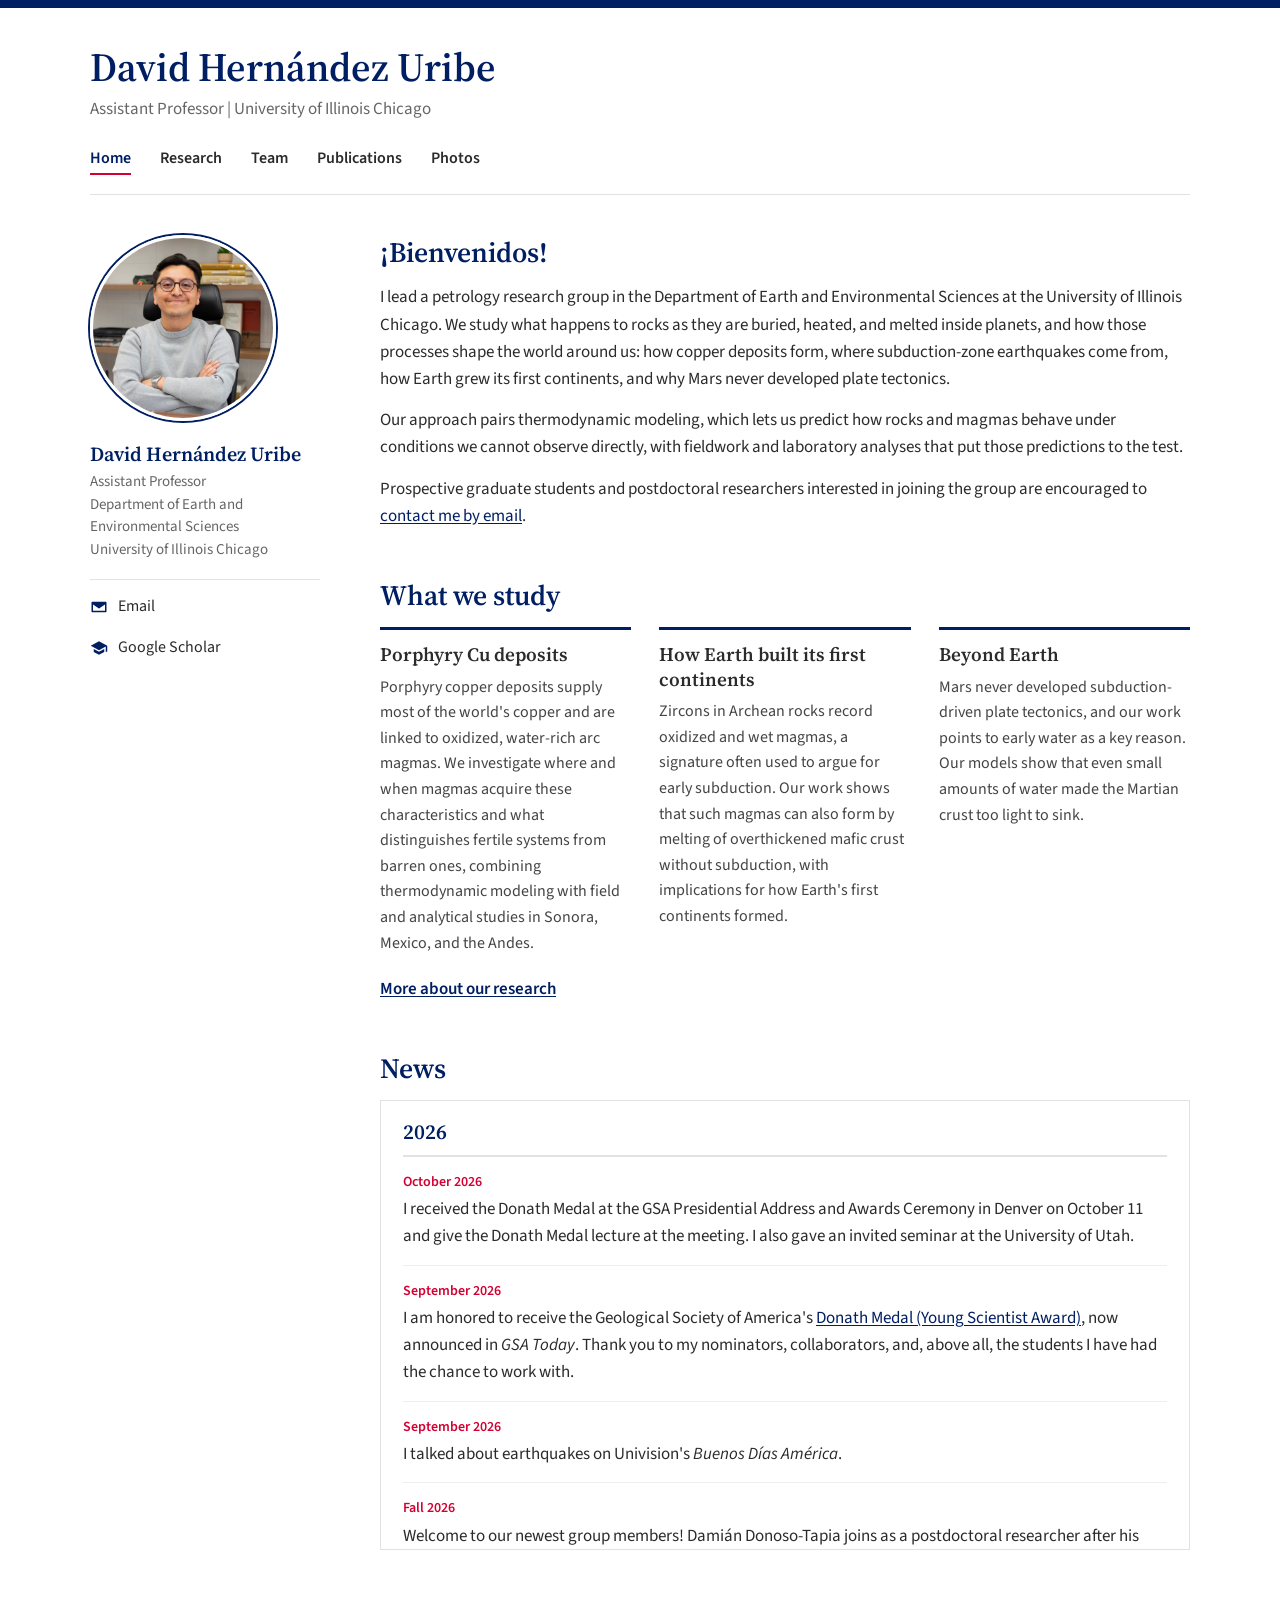
<file: index.html>
<!DOCTYPE html>
<html lang="en">

<head>
    <meta charset="UTF-8">
    <meta name="viewport" content="width=device-width, initial-scale=1.0">

    <title>David Hernández Uribe 🔬 | Assistant Professor | University of Illinois Chicago</title>

    <!-- Search engines and link previews -->
    <meta name="description" content="David Hernández Uribe, Assistant Professor at the University of Illinois Chicago. Petrology research group studying porphyry copper deposits, subduction zones, Earth's first continents, and Mars.">
    <meta name="author" content="David Hernández Uribe">
    <link rel="canonical" href="https://davidh-u.github.io/davidhu/">
    <meta property="og:type" content="profile">
    <meta property="og:title" content="David Hernández Uribe 🔬 | Assistant Professor | University of Illinois Chicago">
    <meta property="og:description" content="David Hernández Uribe, Assistant Professor at the University of Illinois Chicago. Petrology research group studying porphyry copper deposits, subduction zones, Earth's first continents, and Mars.">
    <meta property="og:url" content="https://davidh-u.github.io/davidhu/">
    <meta property="og:image" content="https://davidh-u.github.io/davidhu/profile.jpg">
    <script type="application/ld+json">
{
  "@context": "https://schema.org",
  "@type": "Person",
  "name": "David Hernández Uribe",
  "alternateName": [
    "David Hernández-Uribe",
    "David Hernandez Uribe",
    "David Hernandez-Uribe"
  ],
  "jobTitle": "Assistant Professor",
  "worksFor": {
    "@type": "CollegeOrUniversity",
    "name": "University of Illinois Chicago"
  },
  "affiliation": {
    "@type": "Organization",
    "name": "Department of Earth and Environmental Sciences, University of Illinois Chicago"
  },
  "email": "mailto:davidhu@uic.edu",
  "url": "https://davidh-u.github.io/davidhu/",
  "image": "https://davidh-u.github.io/davidhu/profile.jpg",
  "alumniOf": [
    {
      "@type": "CollegeOrUniversity",
      "name": "Colorado School of Mines"
    },
    {
      "@type": "CollegeOrUniversity",
      "name": "Central Washington University"
    },
    {
      "@type": "CollegeOrUniversity",
      "name": "Universidad Nacional Autónoma de México"
    }
  ],
  "knowsAbout": [
    "Petrology",
    "Porphyry copper deposits",
    "Subduction zones",
    "Thermodynamic modeling",
    "Metamorphic petrology",
    "Planetary science"
  ],
  "award": "GSA Donath Medal (Young Scientist Award), 2026",
  "sameAs": [
    "https://scholar.google.com/citations?user=upvPowYAAAAJ"
  ]
}
    </script>


    <link rel="preconnect" href="https://fonts.googleapis.com">
    <link rel="preconnect" href="https://fonts.gstatic.com" crossorigin>
    <link href="https://fonts.googleapis.com/css2?family=Source+Sans+3:ital,wght@0,400;0,600;1,400&family=Source+Serif+4:opsz,wght@8..60,400;8..60,600&display=swap" rel="stylesheet">
    <link rel="stylesheet" href="style.css">

    <!-- Rock icon shown next to the page title in the browser tab -->
    <link rel="icon" href="data:image/svg+xml,<svg xmlns='http://www.w3.org/2000/svg' viewBox='0 0 100 100'><text y='.9em' font-size='90'>🪨</text></svg>">
</head>

<body>

    <div class="banner"></div>

    <div class="page">

    <header>
        <h1>David Hernández Uribe</h1>

        <p class="subtitle">
            Assistant Professor | University of Illinois Chicago
        </p>

        <nav>
            <a href="index.html" aria-current="page">Home</a>
            <a href="pages/research.html">Research</a>
            <a href="pages/team.html">Team</a>
            <a href="pages/publications.html">Publications</a>
            <a href="pages/photos.html">Photos</a>
        </nav>
    </header>

    <div class="layout">

        <!-- ===== Left sidebar ===== -->
        <aside class="sidebar">

            <img class="avatar" src="profile.jpg" alt="David Hernández Uribe">

            <p class="sidebar-name">David Hernández Uribe</p>

            <p class="sidebar-position">
                Assistant Professor<br>
                Department of Earth and Environmental Sciences<br>
                University of Illinois Chicago
            </p>

            <ul class="sidebar-links">
                <li>
                    <a href="mailto:davidhu@uic.edu">
                        <!-- envelope icon -->
                        <svg viewBox="0 0 24 24" aria-hidden="true"><path d="M3 5h18a1 1 0 0 1 1 1v12a1 1 0 0 1-1 1H3a1 1 0 0 1-1-1V6a1 1 0 0 1 1-1zm9 7.2L4.4 7H19.6L12 12.2zM4 8.8V17h16V8.8l-7.4 5a1 1 0 0 1-1.2 0L4 8.8z"/></svg>
                        Email
                    </a>
                </li>
                <li>
                    <a href="https://scholar.google.com/citations?user=upvPowYAAAAJ&amp;hl=en" target="_blank" rel="noopener">
                        <!-- graduation-cap icon -->
                        <svg viewBox="0 0 24 24" aria-hidden="true"><path d="M12 3 1 9l11 6 9-4.9V17h2V9L12 3zM5 13.2v4L12 21l7-3.8v-4L12 17l-7-3.8z"/></svg>
                        Google Scholar
                    </a>
                </li>
            </ul>

        </aside>

        <!-- ===== Main content ===== -->
        <main>

            <section>
                <h2>¡Bienvenidos!</h2>

                <p>
                    I lead a petrology research group in the Department of Earth and Environmental Sciences at the University of Illinois Chicago. We study what happens to rocks as they are buried, heated, and melted inside planets, and how those processes shape the world around us: how copper deposits form, where subduction-zone earthquakes come from, how Earth grew its first continents, and why Mars never developed plate tectonics.
                </p>

                <p>
                    Our approach pairs thermodynamic modeling, which lets us predict how rocks and magmas behave under conditions we cannot observe directly, with fieldwork and laboratory analyses that put those predictions to the test.
                </p>

                <p>
                    Prospective graduate students and postdoctoral researchers interested in joining the group are encouraged to <a href="mailto:davidhu@uic.edu">contact me by email</a>.
                </p>
            </section>

            <section>
                <h2>What we study</h2>

                <div class="themes">
                    <div class="theme">
                        <h3>Porphyry Cu deposits</h3>
                        <p>Porphyry copper deposits supply most of the world's copper and are linked to oxidized, water-rich arc magmas. We investigate where and when magmas acquire these characteristics and what distinguishes fertile systems from barren ones, combining thermodynamic modeling with field and analytical studies in Sonora, Mexico, and the Andes.</p>
                    </div>

                    <div class="theme">
                        <h3>How Earth built its first continents</h3>
                        <p>Zircons in Archean rocks record oxidized and wet magmas, a signature often used to argue for early subduction. Our work shows that such magmas can also form by melting of overthickened mafic crust without subduction, with implications for how Earth's first continents formed.</p>
                    </div>

                    <div class="theme">
                        <h3>Beyond Earth</h3>
                        <p>Mars never developed subduction-driven plate tectonics, and our work points to early water as a key reason. Our models show that even small amounts of water made the Martian crust too light to sink.</p>
                    </div>
                </div>

                <p class="more-link"><a href="pages/research.html">More about our research</a></p>
            </section>

            <section>
                <h2>News</h2>

                <!--
                    HOW TO ADD NEWS: copy one <div class="news-item"> ... </div> block,
                    paste it at the TOP of its year (newest first), and edit the date and text.
                    For a new year, copy a <p class="news-year"> line too.
                -->
                <div class="news-list">

                    <p class="news-year">2026</p>
                    <div class="news-item">
                        <p class="news-date">October 2026</p>
                        <p>I received the Donath Medal at the GSA Presidential Address and Awards Ceremony in Denver on October 11 and give the Donath Medal lecture at the meeting. I also gave an invited seminar at the University of Utah.</p>
                    </div>
                    <div class="news-item">
                        <p class="news-date">September 2026</p>
                        <p>I am honored to receive the Geological Society of America's <a href="https://www.geosociety.org/honors-awards" target="_blank" rel="noopener">Donath Medal (Young Scientist Award)</a>, now announced in <em>GSA Today</em>. Thank you to my nominators, collaborators, and, above all, the students I have had the chance to work with.</p>
                    </div>
                    <div class="news-item">
                        <p class="news-date">September 2026</p>
                        <p>I talked about earthquakes  on Univision's <em>Buenos Días América</em>.</p>
                    </div>
                    <div class="news-item">
                        <p class="news-date">Fall 2026</p>
                        <p>Welcome to our newest group members! Damián Donoso-Tapia joins as a postdoctoral researcher after his Ph.D. at UNC Chapel Hill, Morgan DiDomizio starts an M.S. after working with us as an undergraduate, and Isa Sagat joins as an undergraduate researcher.</p>
                    </div>
                    <div class="news-item">
                        <p class="news-date">August 2026</p>
                        <p>New paper! Subhendu Pramanik's paper is out in <em>JGR: Planets</em>. We show that early water on Mars kept its crust too light to sink, which helps explain why Mars never developed subduction-driven plate tectonics. <a href="https://doi.org/10.1029/2026JE009718" target="_blank" rel="noopener">Read the paper.</a></p>
                    </div>
                    <div class="news-item">
                        <p class="news-date">June–July 2026</p>
                        <p>A great summer for student funding! Santiago Ramos-Galarza received a GSA Graduate Student Research Grant (Lipman Award), an SEG Student Research Grant, and SEG and GSA travel grants. Dylan Enwia received a GSA Graduate Student Research Grant (Lipman Award) and an SEG travel award. Congratulations to both!</p>
                    </div>
                    <div class="news-item">
                        <p class="news-date">May 2026</p>
                        <p>New paper in <em>Earth and Planetary Science Letters</em>, led by my friend Santiago Tassara, tracing how the magmas that built the El Teniente supergiant copper deposit in Chile changed their redox state and volatile content over time. <a href="https://doi.org/10.1016/j.epsl.2026.120139" target="_blank" rel="noopener">Read the paper.</a></p>
                    </div>
                    <div class="news-item">
                        <p class="news-date">April 2026</p>
                        <p>New paper in <em>Tectonics</em>, led by Jordan Wang, on the metamorphism, exhumation, and recycling of subduction-zone rocks on Cedros Island, Baja California. <a href="https://doi.org/10.1029/2025TC009340" target="_blank" rel="noopener">Read the paper.</a></p>
                    </div>
                    <div class="news-item">
                        <p class="news-date">April 2026</p>
                        <p>I gave an online seminar at Loma Linda University on the magmatic controls on copper ore fertility.</p>
                    </div>
                    <p class="news-year">2025</p>
                    <div class="news-item">
                        <p class="news-date">November 2025</p>
                        <p>I visited the University of Wisconsin–Madison and gave a seminar on how crustal magmas generate porphyry copper deposits.</p>
                    </div>
                    <div class="news-item">
                        <p class="news-date">October 2025</p>
                        <p>Congratulations to Oscar Torres-Alarcon, who defended his M.S. thesis on October 29! Oscar studied the magmas behind porphyry copper deposits in Sonora, Mexico, received SEG travel funding to present his research, and now works at Freeport-McMoRan.</p>
                    </div>
                    <div class="news-item">
                        <p class="news-date">October 2025</p>
                        <p>Congratulations to Subhendu Pramanik, who defended his M.S. thesis on October 17! Subhendu studied why early water on Mars prevented subduction.</p>
                    </div>
                    <div class="news-item">
                        <p class="news-date">October 2025</p>
                        <p>Busy October: an invited talk at the GSA Annual Meeting in San Antonio, and a seminar at the University of Oklahoma.</p>
                    </div>
                    <div class="news-item">
                        <p class="news-date">September 2025</p>
                        <p>My new paper in <em>Geology</em>, co-authored with my friend Santiago Tassara, is out! Using thermodynamic modeling, we show that oxidized mantle sources and very wet magmas explain the chemical signals used to find fertile porphyry copper systems. <a href="https://doi.org/10.1130/G53405.1" target="_blank" rel="noopener">Read the paper.</a></p>
                    </div>
                    <div class="news-item">
                        <p class="news-date">2025</p>
                        <p>Our 2023 paper  was among the top 10 most-cited papers published in the <em>Journal of Metamorphic Geology</em> that year.</p>
                    </div>
                    <div class="news-item">
                        <p class="news-date">Fall 2025</p>
                        <p>Welcome to Santiago Ramos-Galarza (Ph.D.) and Dylan Enwia (M.S.), who joined the group to work on ore-forming magmas.</p>
                    </div>
                    <div class="news-item">
                        <p class="news-date">June 2025</p>
                        <p>We hosted the IEC14/GSA Penrose Conference <em>Eclogites in Space and Time</em>, which I co-organized with C. Mattinson, K. Flores, and S. Baldwin.</p>
                    </div>
                    <div class="news-item">
                        <p class="news-date">March 2025</p>
                        <p>New paper in <em>Earth and Planetary Science Letters</em>, led by Damián Donoso-Tapia (then a Ph.D. student at UNC), on the dehydration and re-hydration of a slab fragment and what it tells us about fluids in subduction zones. <a href="https://doi.org/10.1016/j.epsl.2025.119213" target="_blank" rel="noopener">Read the paper.</a></p>
                    </div>
                    <p class="news-year">2024</p>
                    <div class="news-item">
                        <p class="news-date">October 2024</p>
                        <p>I gave a seminar at Northern Illinois University on subduction zones from a metamorphic petrology perspective.</p>
                    </div>
                    <div class="news-item">
                        <p class="news-date">August 2024</p>
                        <p>New paper in <em>Nature Geoscience</em>! I show that the wet, oxidized magmas recorded in Earth's oldest continents can form when very thick crust melts, without subduction. The work was covered by <a href="https://today.uic.edu/new-model-refutes-leading-theory-on-how-earths-continents-formed/" target="_blank" rel="noopener">UIC Today</a>, WBEZ Chicago radio, and Univision. <a href="https://doi.org/10.1038/s41561-024-01489-z" target="_blank" rel="noopener">Read the paper.</a></p>
                    </div>
                    <div class="news-item">
                        <p class="news-date">August 2024</p>
                        <p>Goldschmidt came to Chicago! I served on the local organizing committee and co-led the "Career Paths" and "Grant Proposal" workshops.</p>
                    </div>
                    <div class="news-item">
                        <p class="news-date">Summer 2024</p>
                        <p>Our first NSF grant is funded! The project traces the origins of fertile magmas in the porphyry copper systems of Sonora, Mexico.</p>
                    </div>
                    <div class="news-item">
                        <p class="news-date">June 2024</p>
                        <p>Subhendu Pramanik received a GSA Graduate Student Research Grant. Congratulations!</p>
                    </div>
                    <div class="news-item">
                        <p class="news-date">June 2024</p>
                        <p>I joined the editorial team of <em>Geochemistry, Geophysics, Geosystems (G<sup>3</sup>)</em> as an Editor.</p>
                    </div>
                    <div class="news-item">
                        <p class="news-date">2024</p>
                        <p>Undergraduate researchers Brian Liberato and Chris Serrano (2023–24) and Maria Garcia-Kinzig (2024–25) each received a UIC Chancellor's Undergraduate Research Award. Brian is now a graduate student at the University of Alabama.</p>
                    </div>
                    <div class="news-item">
                        <p class="news-date">April 2024</p>
                        <p>Outreach: I spoke on Telemundo's <em>Noticiero Chicago</em>, and worked with Mexico's CONANP on geology outreach at the Islas del Pacífico Biosphere Reserve.</p>
                    </div>
                    <div class="news-item">
                        <p class="news-date">February 2024</p>
                        <p>Rocks and minerals, in two languages: a bilingual classroom visit at the Academy for Global Citizenship (Chicago Public Schools).</p>
                    </div>
                    <p class="news-year">2023</p>
                    <div class="news-item">
                        <p class="news-date">November 2023</p>
                        <p>I gave a seminar at the University of Minnesota on global-scale processes in subduction zones.</p>
                    </div>
                    <div class="news-item">
                        <p class="news-date">September 2023</p>
                        <p>New paper in the <em>Journal of Metamorphic Geology</em> with R. Holder and J. D. Hernández-Montenegro, comparing conventional eclogite thermobarometry with phase-equilibrium modeling. <a href="https://doi.org/10.1111/jmg.12747" target="_blank" rel="noopener">Read the paper.</a></p>
                    </div>
                    <div class="news-item">
                        <p class="news-date">August 2023</p>
                        <p>I started as an Assistant Professor in the Department of Earth and Environmental Sciences at UIC, and the research group is officially up and running!</p>
                    </div>
                    <div class="news-item">
                        <p class="news-date">August 2023</p>
                        <p>New paper in <em>G<sup>3</sup></em>, led by P. Lindquist, on talc production and slow slip along the flat subduction interface beneath Guerrero, Mexico. <a href="https://doi.org/10.1029/2023GC010981" target="_blank" rel="noopener">Read the paper.</a></p>
                    </div>
                    <div class="news-item">
                        <p class="news-date">May 2023</p>
                        <p>New paper in <em>Geology</em> with Tatsuki Tsujimori, showing that lawsonite eclogite, a key carrier of water deep into the mantle, forms only in mature, cold subduction zones. <a href="https://doi.org/10.1130/G51052.1" target="_blank" rel="noopener">Read the paper.</a></p>
                    </div>
                    <div class="news-item">
                        <p class="news-date">March 2023</p>
                        <p>New paper in <em>Lithos</em>, led by Richard Palin, on unusual amphibolite-facies minerals in the Wet Mountains, Colorado. <a href="https://doi.org/10.1016/j.lithos.2023.107024" target="_blank" rel="noopener">Read the paper.</a></p>
                    </div>
                    <div class="news-item">
                        <p class="news-date">January 2023</p>
                        <p>New paper in the <em>Journal of Metamorphic Geology</em> with Chris Mattinson and colleagues on long-lived eclogite-facies metamorphism in the Dulan area, North Qaidam, China. <a href="https://doi.org/10.1111/jmg.12708" target="_blank" rel="noopener">Read the paper.</a></p>
                    </div>

                </div>
            </section>

        </main>

    </div>

    </div>


    <!-- Visitor statistics (GoatCounter): https://davidhu.goatcounter.com -->
    <script data-goatcounter="https://davidhu.goatcounter.com/count" async src="https://gc.zgo.at/count.js"></script>

</body>

</html>
</file>
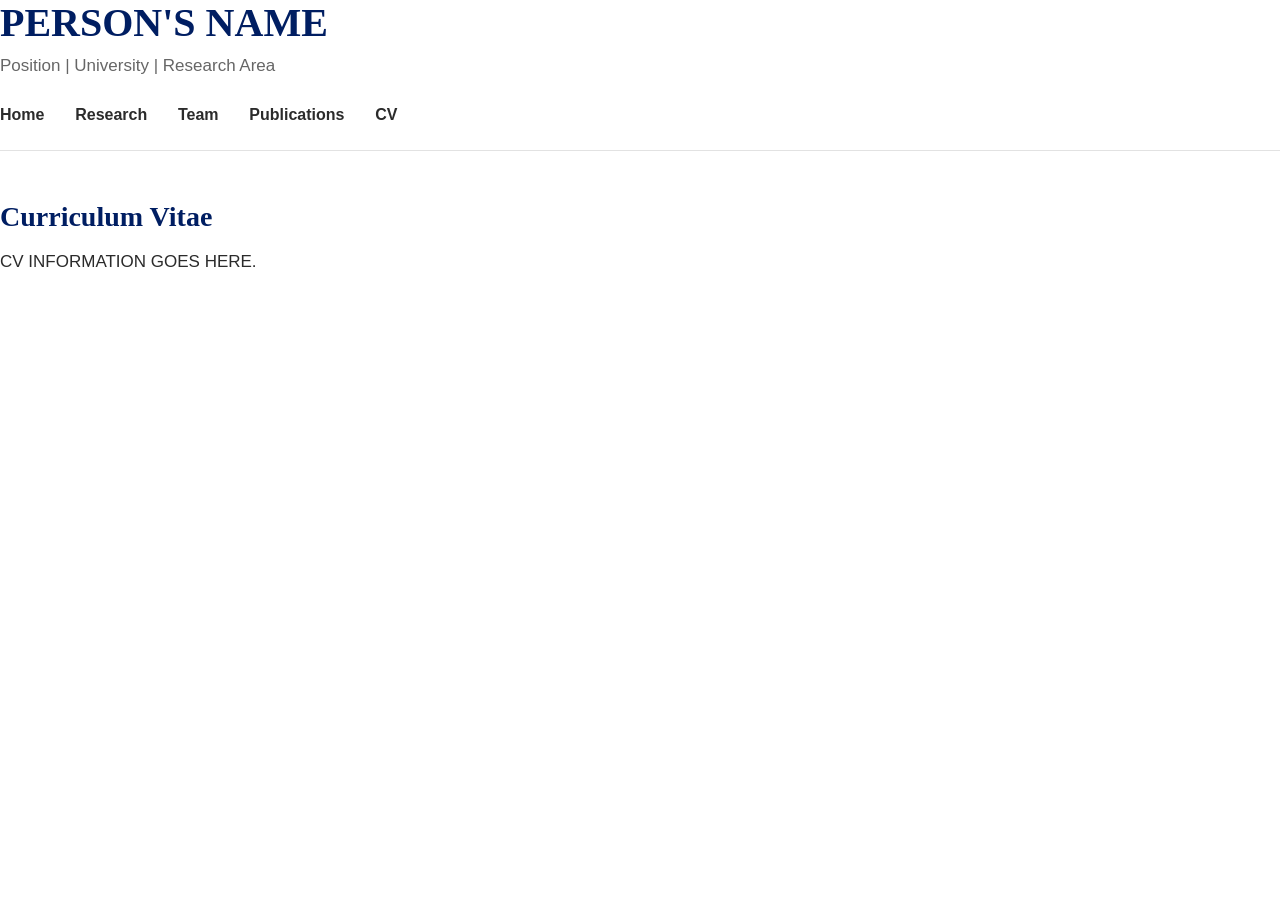
<file: pages/cv.html>
<!DOCTYPE html>
<html lang="en">

<head>
    <meta charset="UTF-8">
    <meta name="viewport" content="width=device-width, initial-scale=1.0">

    <title>CV</title>

    <link rel="stylesheet" href="../style.css">
</head>

<body>

    <header>
        <h1>PERSON'S NAME</h1>

        <p class="subtitle">
            Position | University | Research Area
        </p>

        <nav>
            <a href="../index.html">Home</a>
            <a href="research.html">Research</a>
            <a href="team.html">Team</a>
            <a href="publications.html">Publications</a>
            <a href="cv.html">CV</a>
        </nav>
    </header>

    <main>

        <h2>Curriculum Vitae</h2>

        <p>
            CV INFORMATION GOES HERE.
        </p>

    </main>

</body>

</html>
</file>
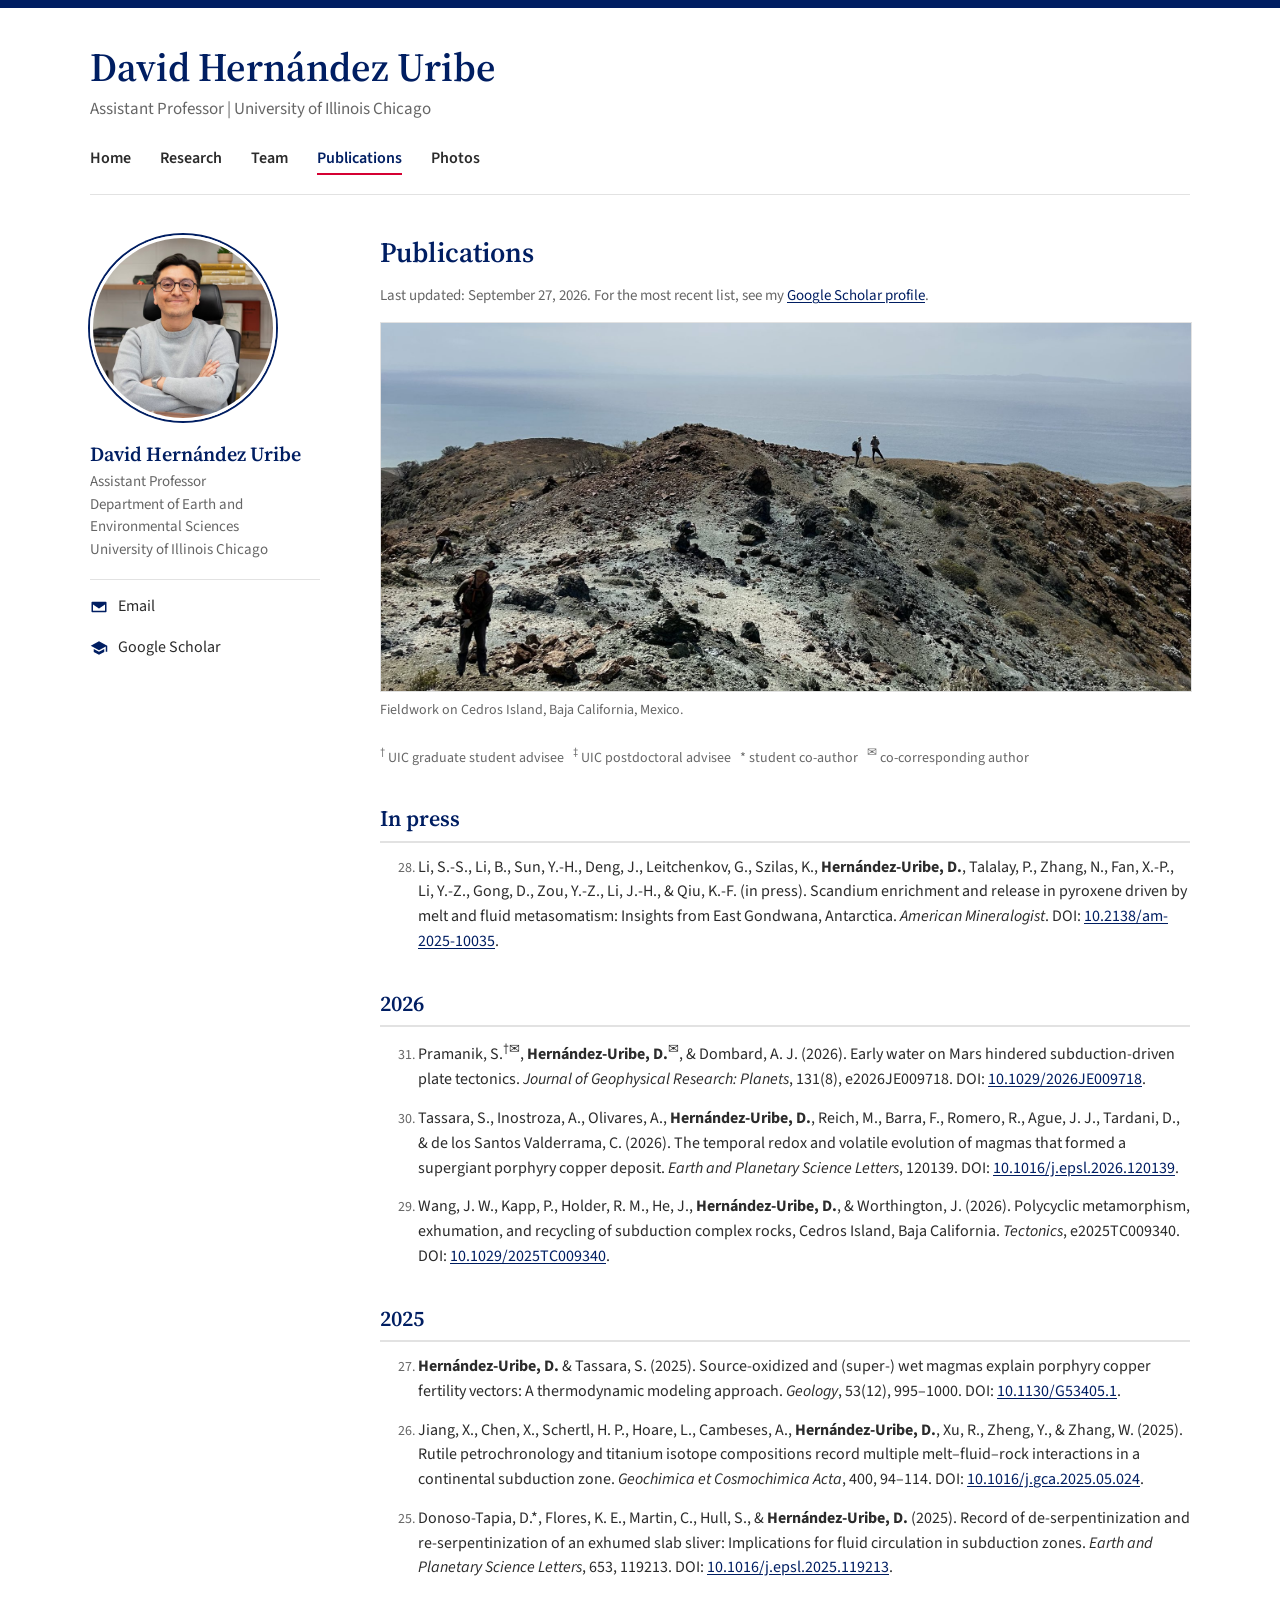
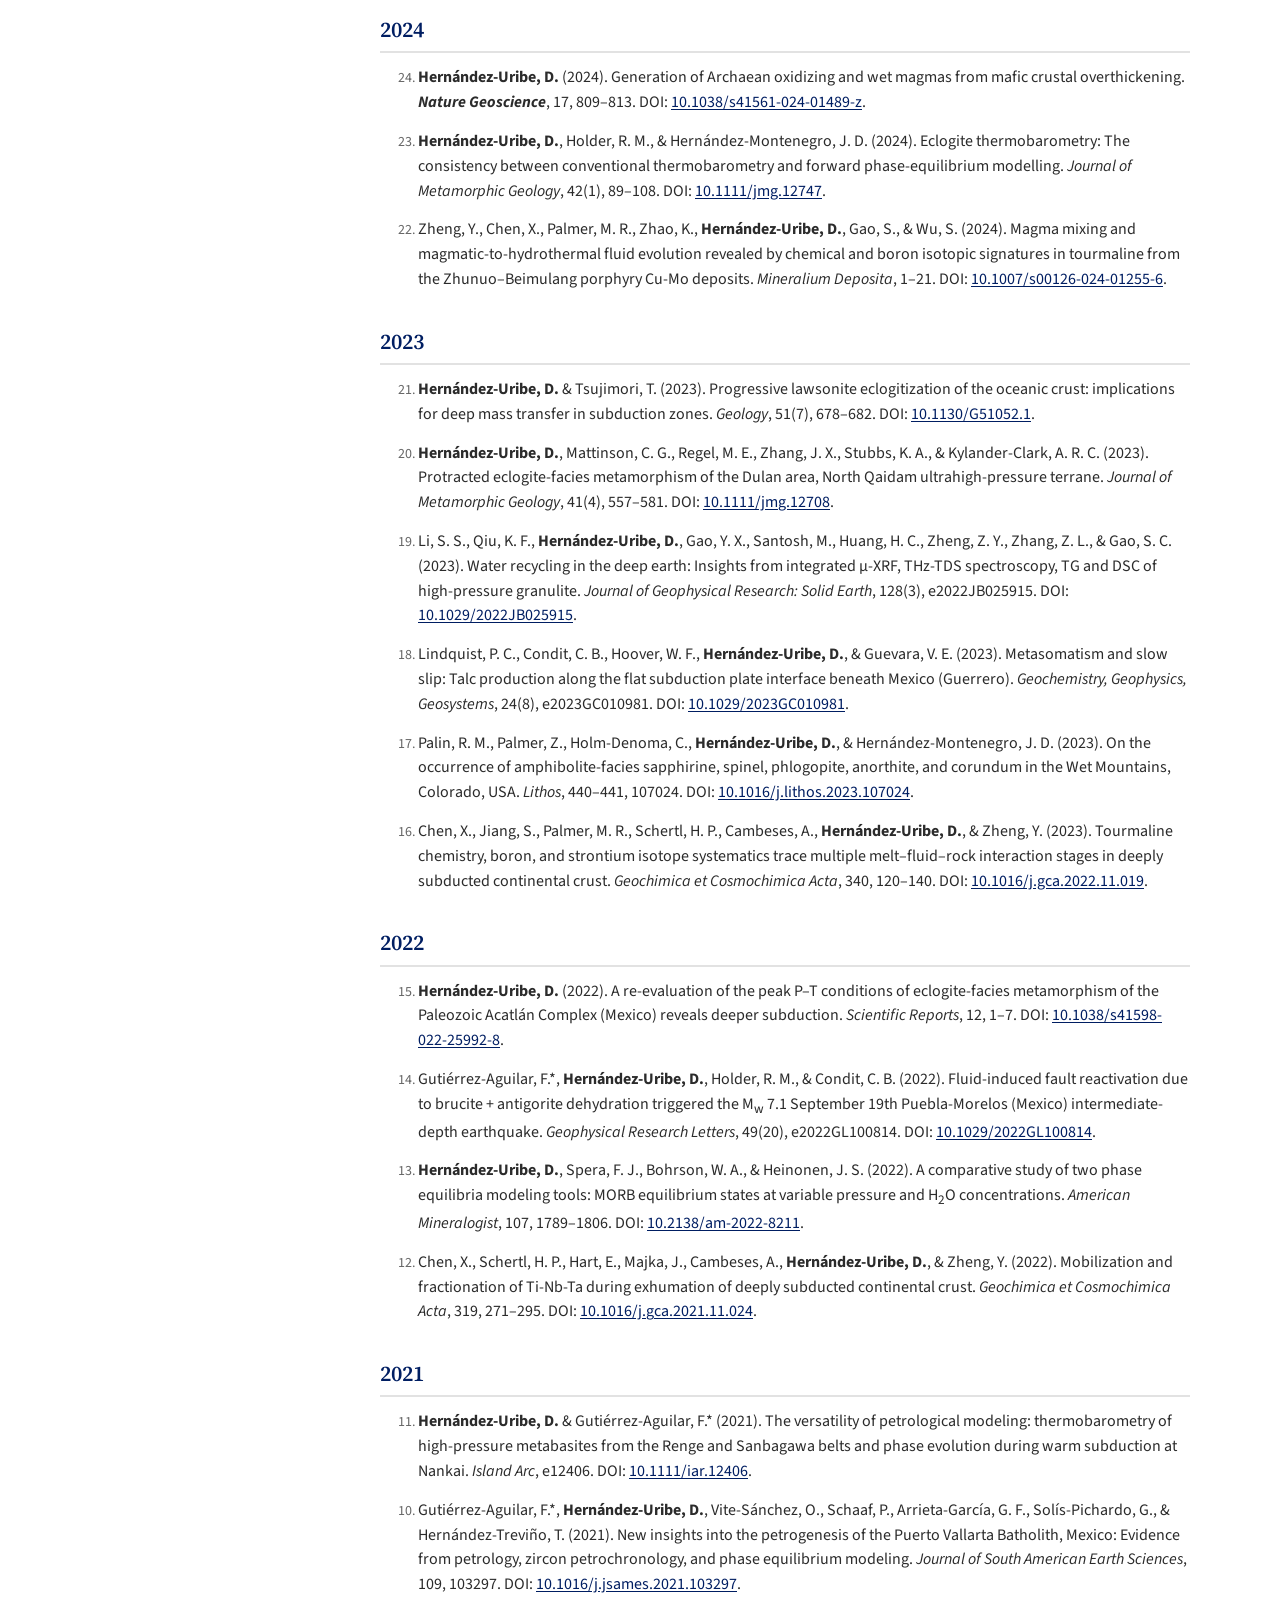
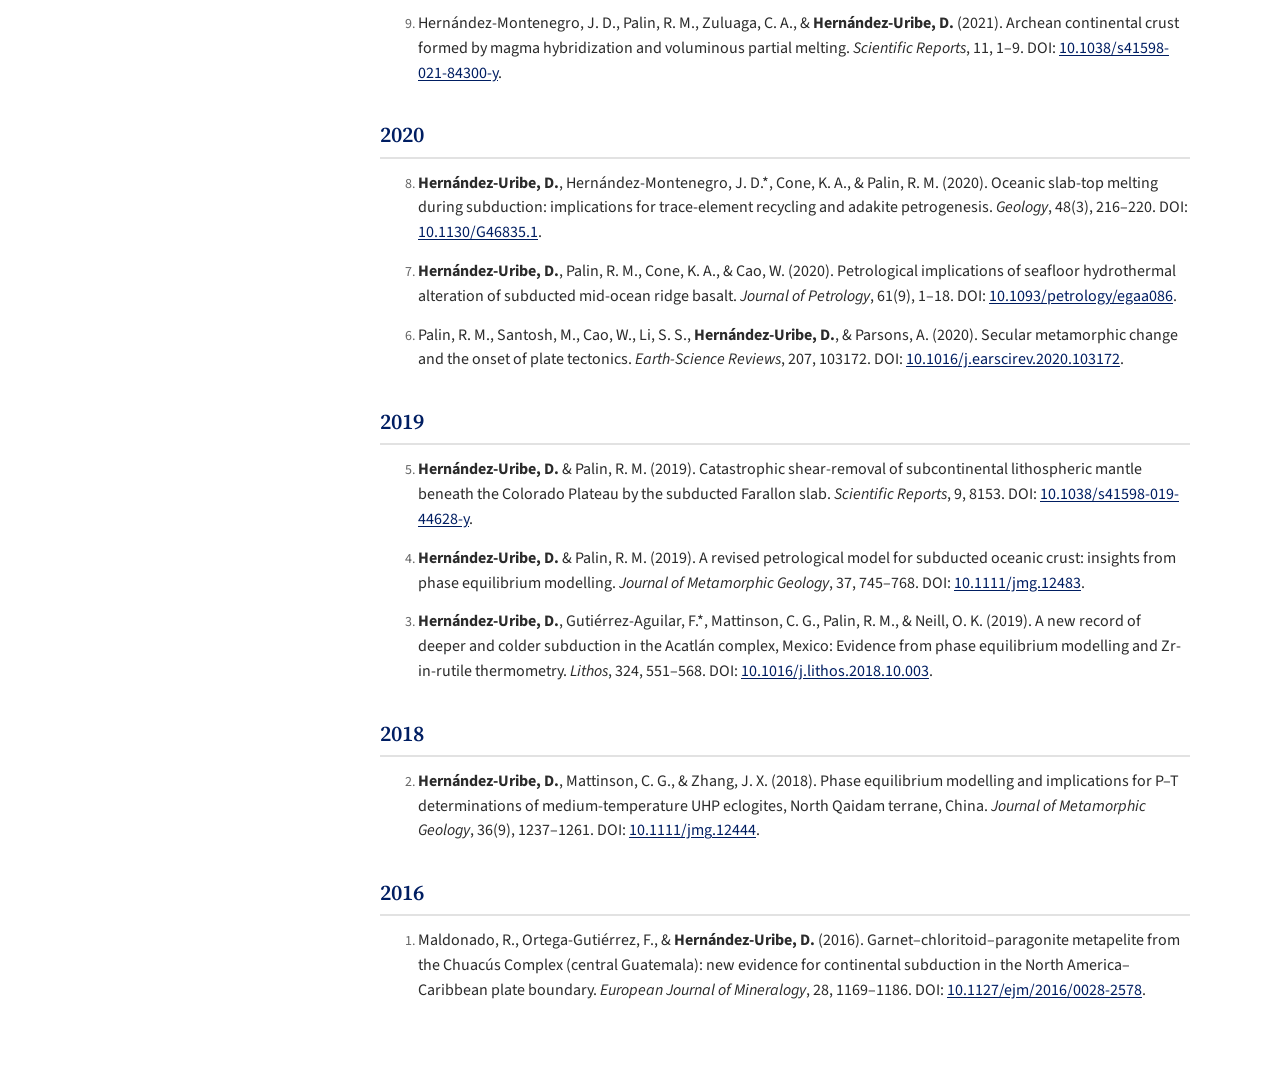
<file: pages/publications.html>
<!DOCTYPE html>
<html lang="en">

<head>
    <meta charset="UTF-8">
    <meta name="viewport" content="width=device-width, initial-scale=1.0">

    <title>David Hernández Uribe 🔬 | Publications</title>

    <!-- Search engines and link previews -->
    <meta name="description" content="Peer-reviewed publications by David Hernández Uribe (Hernández-Uribe, D.) in petrology, ore deposits, subduction zones, and planetary science.">
    <meta name="author" content="David Hernández Uribe">
    <link rel="canonical" href="https://davidh-u.github.io/davidhu/pages/publications.html">
    <meta property="og:type" content="website">
    <meta property="og:title" content="David Hernández Uribe 🔬 | Publications">
    <meta property="og:description" content="Peer-reviewed publications by David Hernández Uribe (Hernández-Uribe, D.) in petrology, ore deposits, subduction zones, and planetary science.">
    <meta property="og:url" content="https://davidh-u.github.io/davidhu/pages/publications.html">
    <meta property="og:image" content="https://davidh-u.github.io/davidhu/profile.jpg">


    <link rel="preconnect" href="https://fonts.googleapis.com">
    <link rel="preconnect" href="https://fonts.gstatic.com" crossorigin>
    <link href="https://fonts.googleapis.com/css2?family=Source+Sans+3:ital,wght@0,400;0,600;1,400&family=Source+Serif+4:opsz,wght@8..60,400;8..60,600&display=swap" rel="stylesheet">
    <link rel="stylesheet" href="../style.css">
    <link rel="icon" href="data:image/svg+xml,<svg xmlns='http://www.w3.org/2000/svg' viewBox='0 0 100 100'><text y='.9em' font-size='90'>🪨</text></svg>">
</head>

<body>

    <div class="banner"></div>

    <div class="page">

    <header>
        <h1>David Hernández Uribe</h1>

        <p class="subtitle">
            Assistant Professor | University of Illinois Chicago
        </p>

        <nav>
            <a href="../index.html">Home</a>
            <a href="research.html">Research</a>
            <a href="team.html">Team</a>
            <a href="publications.html" aria-current="page">Publications</a>
            <a href="photos.html">Photos</a>
        </nav>
    </header>

    <div class="layout">

        <aside class="sidebar">

            <img class="avatar" src="../profile.jpg" alt="David Hernández Uribe">

            <p class="sidebar-name">David Hernández Uribe</p>

            <p class="sidebar-position">
                Assistant Professor<br>
                Department of Earth and Environmental Sciences<br>
                University of Illinois Chicago
            </p>

            <ul class="sidebar-links">
                <li>
                    <a href="mailto:davidhu@uic.edu">
                        <!-- envelope icon -->
                        <svg viewBox="0 0 24 24" aria-hidden="true"><path d="M3 5h18a1 1 0 0 1 1 1v12a1 1 0 0 1-1 1H3a1 1 0 0 1-1-1V6a1 1 0 0 1 1-1zm9 7.2L4.4 7H19.6L12 12.2zM4 8.8V17h16V8.8l-7.4 5a1 1 0 0 1-1.2 0L4 8.8z"/></svg>
                        Email
                    </a>
                </li>
                <li>
                    <a href="https://scholar.google.com/citations?user=upvPowYAAAAJ&amp;hl=en" target="_blank" rel="noopener">
                        <!-- graduation-cap icon -->
                        <svg viewBox="0 0 24 24" aria-hidden="true"><path d="M12 3 1 9l11 6 9-4.9V17h2V9L12 3zM5 13.2v4L12 21l7-3.8v-4L12 17l-7-3.8z"/></svg>
                        Google Scholar
                    </a>
                </li>
            </ul>

        </aside>

        <!-- ===== Main content ===== -->
        <main>

            <section>
                <h2>Publications</h2>
                <p class="updated">Last updated: September 27, 2026. For the most recent list, see my <a href="https://scholar.google.com/citations?user=upvPowYAAAAJ&amp;hl=en" target="_blank" rel="noopener">Google Scholar profile</a>.</p>

                <figure class="research-fig pub-photo">
                    <img src="../images/research/cedros-island.jpg" alt="Geologists on a ridge above the ocean on Cedros Island">
                    <figcaption>Fieldwork on Cedros Island, Baja California, Mexico.</figcaption>
                </figure>

                <p class="pub-key"><sup>†</sup> UIC graduate student advisee &nbsp; <sup>‡</sup> UIC postdoctoral advisee &nbsp; * student co-author &nbsp; <sup>✉</sup> co-corresponding author</p>

                <h3 class="pub-year">In press</h3>
                <ol class="pubs" reversed>
                    <li value="28">Li, S.-S., Li, B., Sun, Y.-H., Deng, J., Leitchenkov, G., Szilas, K., <strong>Hernández-Uribe, D.</strong>, Talalay, P., Zhang, N., Fan, X.-P., Li, Y.-Z., Gong, D., Zou, Y.-Z., Li, J.-H., &amp; Qiu, K.-F. (in press). Scandium enrichment and release in pyroxene driven by melt and fluid metasomatism: Insights from East Gondwana, Antarctica. <em>American Mineralogist</em>. DOI: <a href="https://doi.org/10.2138/am-2025-10035" target="_blank" rel="noopener">10.2138/am-2025-10035</a>.</li>
                </ol>
                <h3 class="pub-year">2026</h3>
                <ol class="pubs" reversed>
                    <li value="31">Pramanik, S.<sup>†</sup><sup>✉</sup>, <strong>Hernández-Uribe, D.</strong><sup>✉</sup>, &amp; Dombard, A. J. (2026). Early water on Mars hindered subduction-driven plate tectonics. <em>Journal of Geophysical Research: Planets</em>, 131(8), e2026JE009718. DOI: <a href="https://doi.org/10.1029/2026JE009718" target="_blank" rel="noopener">10.1029/2026JE009718</a>.</li>
                    <li value="30">Tassara, S., Inostroza, A., Olivares, A., <strong>Hernández-Uribe, D.</strong>, Reich, M., Barra, F., Romero, R., Ague, J. J., Tardani, D., &amp; de los Santos Valderrama, C. (2026). The temporal redox and volatile evolution of magmas that formed a supergiant porphyry copper deposit. <em>Earth and Planetary Science Letters</em>, 120139. DOI: <a href="https://doi.org/10.1016/j.epsl.2026.120139" target="_blank" rel="noopener">10.1016/j.epsl.2026.120139</a>.</li>
                    <li value="29">Wang, J. W., Kapp, P., Holder, R. M., He, J., <strong>Hernández-Uribe, D.</strong>, &amp; Worthington, J. (2026). Polycyclic metamorphism, exhumation, and recycling of subduction complex rocks, Cedros Island, Baja California. <em>Tectonics</em>, e2025TC009340. DOI: <a href="https://doi.org/10.1029/2025TC009340" target="_blank" rel="noopener">10.1029/2025TC009340</a>.</li>
                </ol>
                <h3 class="pub-year">2025</h3>
                <ol class="pubs" reversed>
                    <li value="27"><strong>Hernández-Uribe, D.</strong> &amp; Tassara, S. (2025). Source-oxidized and (super-) wet magmas explain porphyry copper fertility vectors: A thermodynamic modeling approach. <em>Geology</em>, 53(12), 995–1000. DOI: <a href="https://doi.org/10.1130/G53405.1" target="_blank" rel="noopener">10.1130/G53405.1</a>.</li>
                    <li value="26">Jiang, X., Chen, X., Schertl, H. P., Hoare, L., Cambeses, A., <strong>Hernández-Uribe, D.</strong>, Xu, R., Zheng, Y., &amp; Zhang, W. (2025). Rutile petrochronology and titanium isotope compositions record multiple melt–fluid–rock interactions in a continental subduction zone. <em>Geochimica et Cosmochimica Acta</em>, 400, 94–114. DOI: <a href="https://doi.org/10.1016/j.gca.2025.05.024" target="_blank" rel="noopener">10.1016/j.gca.2025.05.024</a>.</li>
                    <li value="25">Donoso-Tapia, D.*, Flores, K. E., Martin, C., Hull, S., &amp; <strong>Hernández-Uribe, D.</strong> (2025). Record of de-serpentinization and re-serpentinization of an exhumed slab sliver: Implications for fluid circulation in subduction zones. <em>Earth and Planetary Science Letters</em>, 653, 119213. DOI: <a href="https://doi.org/10.1016/j.epsl.2025.119213" target="_blank" rel="noopener">10.1016/j.epsl.2025.119213</a>.</li>
                </ol>
                <h3 class="pub-year">2024</h3>
                <ol class="pubs" reversed>
                    <li value="24"><strong>Hernández-Uribe, D.</strong> (2024). Generation of Archaean oxidizing and wet magmas from mafic crustal overthickening. <em><strong>Nature Geoscience</strong></em>, 17, 809–813. DOI: <a href="https://doi.org/10.1038/s41561-024-01489-z" target="_blank" rel="noopener">10.1038/s41561-024-01489-z</a>.</li>
                    <li value="23"><strong>Hernández-Uribe, D.</strong>, Holder, R. M., &amp; Hernández-Montenegro, J. D. (2024). Eclogite thermobarometry: The consistency between conventional thermobarometry and forward phase-equilibrium modelling. <em>Journal of Metamorphic Geology</em>, 42(1), 89–108. DOI: <a href="https://doi.org/10.1111/jmg.12747" target="_blank" rel="noopener">10.1111/jmg.12747</a>.</li>
                    <li value="22">Zheng, Y., Chen, X., Palmer, M. R., Zhao, K., <strong>Hernández-Uribe, D.</strong>, Gao, S., &amp; Wu, S. (2024). Magma mixing and magmatic-to-hydrothermal fluid evolution revealed by chemical and boron isotopic signatures in tourmaline from the Zhunuo–Beimulang porphyry Cu-Mo deposits. <em>Mineralium Deposita</em>, 1–21. DOI: <a href="https://doi.org/10.1007/s00126-024-01255-6" target="_blank" rel="noopener">10.1007/s00126-024-01255-6</a>.</li>
                </ol>
                <h3 class="pub-year">2023</h3>
                <ol class="pubs" reversed>
                    <li value="21"><strong>Hernández-Uribe, D.</strong> &amp; Tsujimori, T. (2023). Progressive lawsonite eclogitization of the oceanic crust: implications for deep mass transfer in subduction zones. <em>Geology</em>, 51(7), 678–682. DOI: <a href="https://doi.org/10.1130/G51052.1" target="_blank" rel="noopener">10.1130/G51052.1</a>.</li>
                    <li value="20"><strong>Hernández-Uribe, D.</strong>, Mattinson, C. G., Regel, M. E., Zhang, J. X., Stubbs, K. A., &amp; Kylander-Clark, A. R. C. (2023). Protracted eclogite-facies metamorphism of the Dulan area, North Qaidam ultrahigh-pressure terrane. <em>Journal of Metamorphic Geology</em>, 41(4), 557–581. DOI: <a href="https://doi.org/10.1111/jmg.12708" target="_blank" rel="noopener">10.1111/jmg.12708</a>.</li>
                    <li value="19">Li, S. S., Qiu, K. F., <strong>Hernández-Uribe, D.</strong>, Gao, Y. X., Santosh, M., Huang, H. C., Zheng, Z. Y., Zhang, Z. L., &amp; Gao, S. C. (2023). Water recycling in the deep earth: Insights from integrated μ-XRF, THz-TDS spectroscopy, TG and DSC of high-pressure granulite. <em>Journal of Geophysical Research: Solid Earth</em>, 128(3), e2022JB025915. DOI: <a href="https://doi.org/10.1029/2022JB025915" target="_blank" rel="noopener">10.1029/2022JB025915</a>.</li>
                    <li value="18">Lindquist, P. C., Condit, C. B., Hoover, W. F., <strong>Hernández-Uribe, D.</strong>, &amp; Guevara, V. E. (2023). Metasomatism and slow slip: Talc production along the flat subduction plate interface beneath Mexico (Guerrero). <em>Geochemistry, Geophysics, Geosystems</em>, 24(8), e2023GC010981. DOI: <a href="https://doi.org/10.1029/2023GC010981" target="_blank" rel="noopener">10.1029/2023GC010981</a>.</li>
                    <li value="17">Palin, R. M., Palmer, Z., Holm-Denoma, C., <strong>Hernández-Uribe, D.</strong>, &amp; Hernández-Montenegro, J. D. (2023). On the occurrence of amphibolite-facies sapphirine, spinel, phlogopite, anorthite, and corundum in the Wet Mountains, Colorado, USA. <em>Lithos</em>, 440–441, 107024. DOI: <a href="https://doi.org/10.1016/j.lithos.2023.107024" target="_blank" rel="noopener">10.1016/j.lithos.2023.107024</a>.</li>
                    <li value="16">Chen, X., Jiang, S., Palmer, M. R., Schertl, H. P., Cambeses, A., <strong>Hernández-Uribe, D.</strong>, &amp; Zheng, Y. (2023). Tourmaline chemistry, boron, and strontium isotope systematics trace multiple melt–fluid–rock interaction stages in deeply subducted continental crust. <em>Geochimica et Cosmochimica Acta</em>, 340, 120–140. DOI: <a href="https://doi.org/10.1016/j.gca.2022.11.019" target="_blank" rel="noopener">10.1016/j.gca.2022.11.019</a>.</li>
                </ol>
                <h3 class="pub-year">2022</h3>
                <ol class="pubs" reversed>
                    <li value="15"><strong>Hernández-Uribe, D.</strong> (2022). A re-evaluation of the peak P–T conditions of eclogite-facies metamorphism of the Paleozoic Acatlán Complex (Mexico) reveals deeper subduction. <em>Scientific Reports</em>, 12, 1–7. DOI: <a href="https://doi.org/10.1038/s41598-022-25992-8" target="_blank" rel="noopener">10.1038/s41598-022-25992-8</a>.</li>
                    <li value="14">Gutiérrez-Aguilar, F.*, <strong>Hernández-Uribe, D.</strong>, Holder, R. M., &amp; Condit, C. B. (2022). Fluid-induced fault reactivation due to brucite + antigorite dehydration triggered the M<sub>w</sub> 7.1 September 19th Puebla-Morelos (Mexico) intermediate-depth earthquake. <em>Geophysical Research Letters</em>, 49(20), e2022GL100814. DOI: <a href="https://doi.org/10.1029/2022GL100814" target="_blank" rel="noopener">10.1029/2022GL100814</a>.</li>
                    <li value="13"><strong>Hernández-Uribe, D.</strong>, Spera, F. J., Bohrson, W. A., &amp; Heinonen, J. S. (2022). A comparative study of two phase equilibria modeling tools: MORB equilibrium states at variable pressure and H<sub>2</sub>O concentrations. <em>American Mineralogist</em>, 107, 1789–1806. DOI: <a href="https://doi.org/10.2138/am-2022-8211" target="_blank" rel="noopener">10.2138/am-2022-8211</a>.</li>
                    <li value="12">Chen, X., Schertl, H. P., Hart, E., Majka, J., Cambeses, A., <strong>Hernández-Uribe, D.</strong>, &amp; Zheng, Y. (2022). Mobilization and fractionation of Ti-Nb-Ta during exhumation of deeply subducted continental crust. <em>Geochimica et Cosmochimica Acta</em>, 319, 271–295. DOI: <a href="https://doi.org/10.1016/j.gca.2021.11.024" target="_blank" rel="noopener">10.1016/j.gca.2021.11.024</a>.</li>
                </ol>
                <h3 class="pub-year">2021</h3>
                <ol class="pubs" reversed>
                    <li value="11"><strong>Hernández-Uribe, D.</strong> &amp; Gutiérrez-Aguilar, F.* (2021). The versatility of petrological modeling: thermobarometry of high-pressure metabasites from the Renge and Sanbagawa belts and phase evolution during warm subduction at Nankai. <em>Island Arc</em>, e12406. DOI: <a href="https://doi.org/10.1111/iar.12406" target="_blank" rel="noopener">10.1111/iar.12406</a>.</li>
                    <li value="10">Gutiérrez-Aguilar, F.*, <strong>Hernández-Uribe, D.</strong>, Vite-Sánchez, O., Schaaf, P., Arrieta-García, G. F., Solís-Pichardo, G., &amp; Hernández-Treviño, T. (2021). New insights into the petrogenesis of the Puerto Vallarta Batholith, Mexico: Evidence from petrology, zircon petrochronology, and phase equilibrium modeling. <em>Journal of South American Earth Sciences</em>, 109, 103297. DOI: <a href="https://doi.org/10.1016/j.jsames.2021.103297" target="_blank" rel="noopener">10.1016/j.jsames.2021.103297</a>.</li>
                    <li value="9">Hernández-Montenegro, J. D., Palin, R. M., Zuluaga, C. A., &amp; <strong>Hernández-Uribe, D.</strong> (2021). Archean continental crust formed by magma hybridization and voluminous partial melting. <em>Scientific Reports</em>, 11, 1–9. DOI: <a href="https://doi.org/10.1038/s41598-021-84300-y" target="_blank" rel="noopener">10.1038/s41598-021-84300-y</a>.</li>
                </ol>
                <h3 class="pub-year">2020</h3>
                <ol class="pubs" reversed>
                    <li value="8"><strong>Hernández-Uribe, D.</strong>, Hernández-Montenegro, J. D.*, Cone, K. A., &amp; Palin, R. M. (2020). Oceanic slab-top melting during subduction: implications for trace-element recycling and adakite petrogenesis. <em>Geology</em>, 48(3), 216–220. DOI: <a href="https://doi.org/10.1130/G46835.1" target="_blank" rel="noopener">10.1130/G46835.1</a>.</li>
                    <li value="7"><strong>Hernández-Uribe, D.</strong>, Palin, R. M., Cone, K. A., &amp; Cao, W. (2020). Petrological implications of seafloor hydrothermal alteration of subducted mid-ocean ridge basalt. <em>Journal of Petrology</em>, 61(9), 1–18. DOI: <a href="https://doi.org/10.1093/petrology/egaa086" target="_blank" rel="noopener">10.1093/petrology/egaa086</a>.</li>
                    <li value="6">Palin, R. M., Santosh, M., Cao, W., Li, S. S., <strong>Hernández-Uribe, D.</strong>, &amp; Parsons, A. (2020). Secular metamorphic change and the onset of plate tectonics. <em>Earth-Science Reviews</em>, 207, 103172. DOI: <a href="https://doi.org/10.1016/j.earscirev.2020.103172" target="_blank" rel="noopener">10.1016/j.earscirev.2020.103172</a>.</li>
                </ol>
                <h3 class="pub-year">2019</h3>
                <ol class="pubs" reversed>
                    <li value="5"><strong>Hernández-Uribe, D.</strong> &amp; Palin, R. M. (2019). Catastrophic shear-removal of subcontinental lithospheric mantle beneath the Colorado Plateau by the subducted Farallon slab. <em>Scientific Reports</em>, 9, 8153. DOI: <a href="https://doi.org/10.1038/s41598-019-44628-y" target="_blank" rel="noopener">10.1038/s41598-019-44628-y</a>.</li>
                    <li value="4"><strong>Hernández-Uribe, D.</strong> &amp; Palin, R. M. (2019). A revised petrological model for subducted oceanic crust: insights from phase equilibrium modelling. <em>Journal of Metamorphic Geology</em>, 37, 745–768. DOI: <a href="https://doi.org/10.1111/jmg.12483" target="_blank" rel="noopener">10.1111/jmg.12483</a>.</li>
                    <li value="3"><strong>Hernández-Uribe, D.</strong>, Gutiérrez-Aguilar, F.*, Mattinson, C. G., Palin, R. M., &amp; Neill, O. K. (2019). A new record of deeper and colder subduction in the Acatlán complex, Mexico: Evidence from phase equilibrium modelling and Zr-in-rutile thermometry. <em>Lithos</em>, 324, 551–568. DOI: <a href="https://doi.org/10.1016/j.lithos.2018.10.003" target="_blank" rel="noopener">10.1016/j.lithos.2018.10.003</a>.</li>
                </ol>
                <h3 class="pub-year">2018</h3>
                <ol class="pubs" reversed>
                    <li value="2"><strong>Hernández-Uribe, D.</strong>, Mattinson, C. G., &amp; Zhang, J. X. (2018). Phase equilibrium modelling and implications for P–T determinations of medium-temperature UHP eclogites, North Qaidam terrane, China. <em>Journal of Metamorphic Geology</em>, 36(9), 1237–1261. DOI: <a href="https://doi.org/10.1111/jmg.12444" target="_blank" rel="noopener">10.1111/jmg.12444</a>.</li>
                </ol>
                <h3 class="pub-year">2016</h3>
                <ol class="pubs" reversed>
                    <li value="1">Maldonado, R., Ortega-Gutiérrez, F., &amp; <strong>Hernández-Uribe, D.</strong> (2016). Garnet–chloritoid–paragonite metapelite from the Chuacús Complex (central Guatemala): new evidence for continental subduction in the North America–Caribbean plate boundary. <em>European Journal of Mineralogy</em>, 28, 1169–1186. DOI: <a href="https://doi.org/10.1127/ejm/2016/0028-2578" target="_blank" rel="noopener">10.1127/ejm/2016/0028-2578</a>.</li>
                </ol>
            </section>

        </main>

    </div>

    </div>


    <!-- Visitor statistics (GoatCounter): https://davidhu.goatcounter.com -->
    <script data-goatcounter="https://davidhu.goatcounter.com/count" async src="https://gc.zgo.at/count.js"></script>

</body>

</html>
</file>
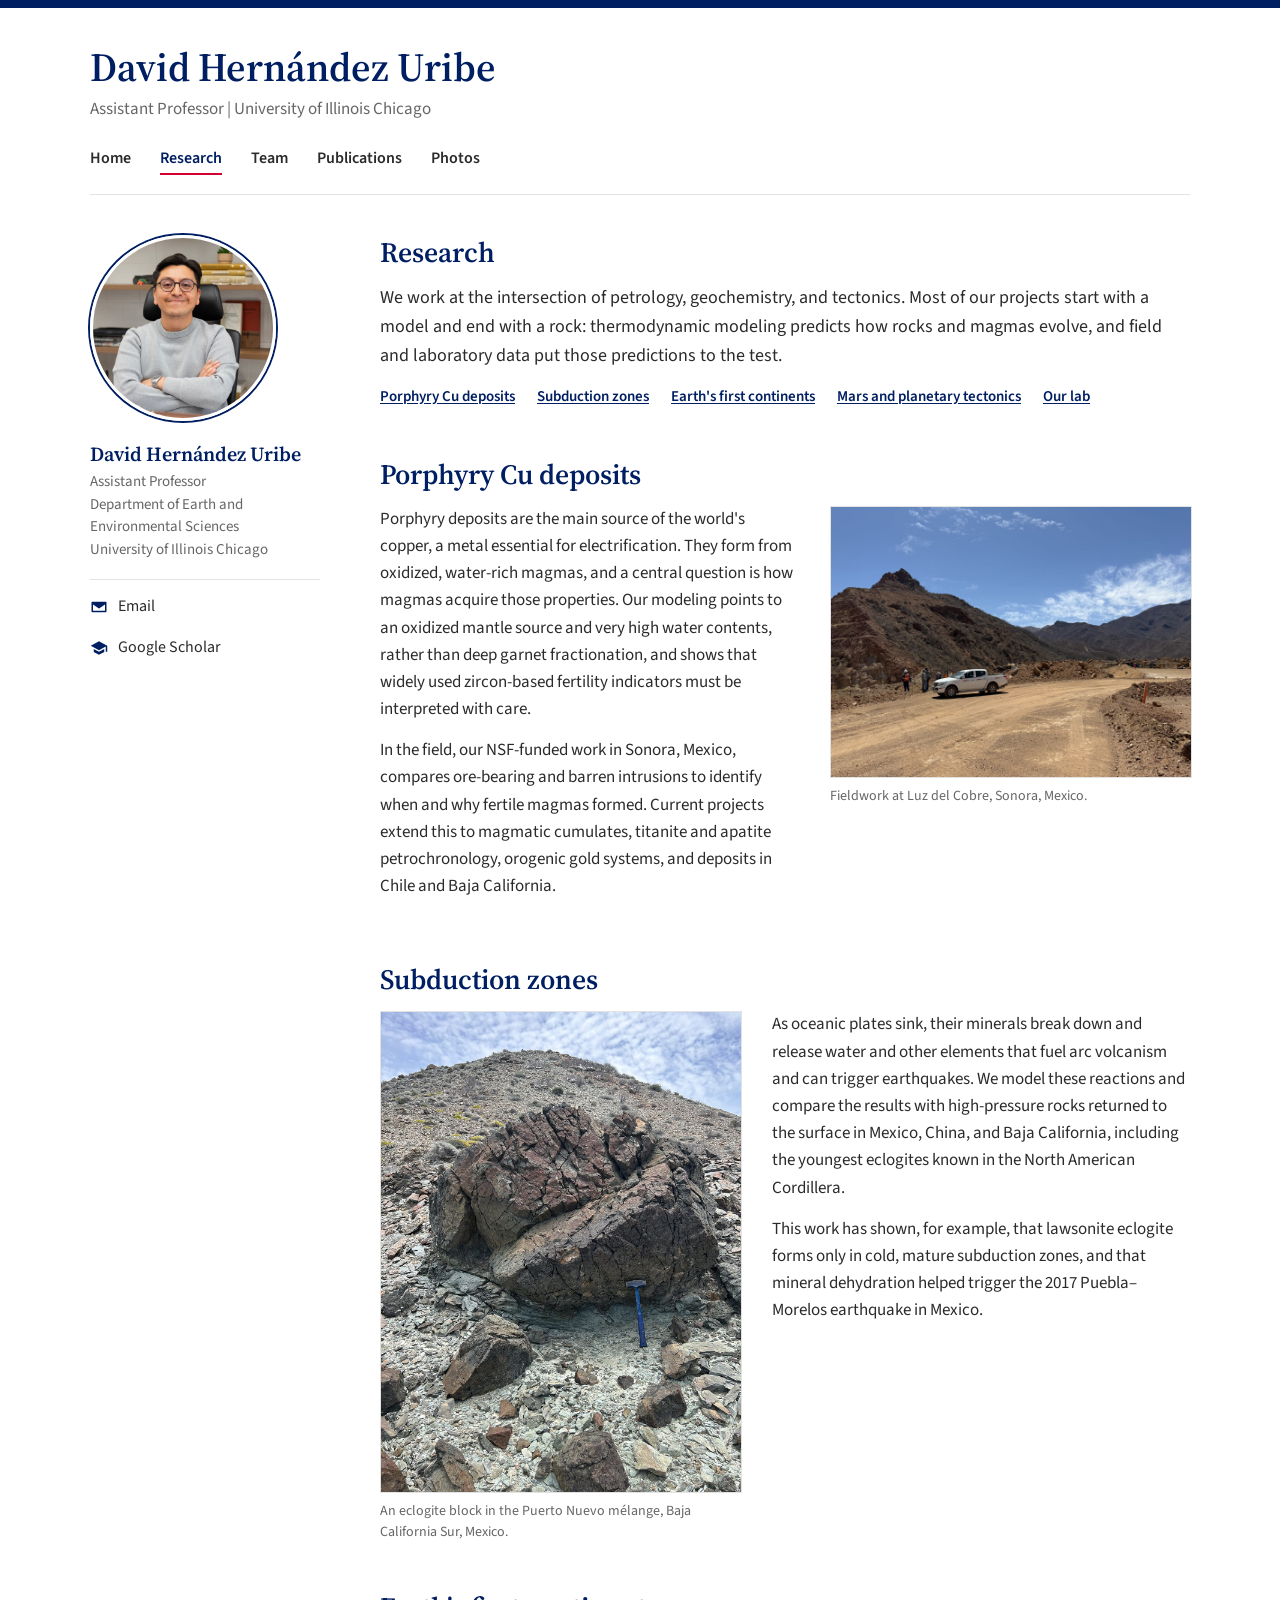
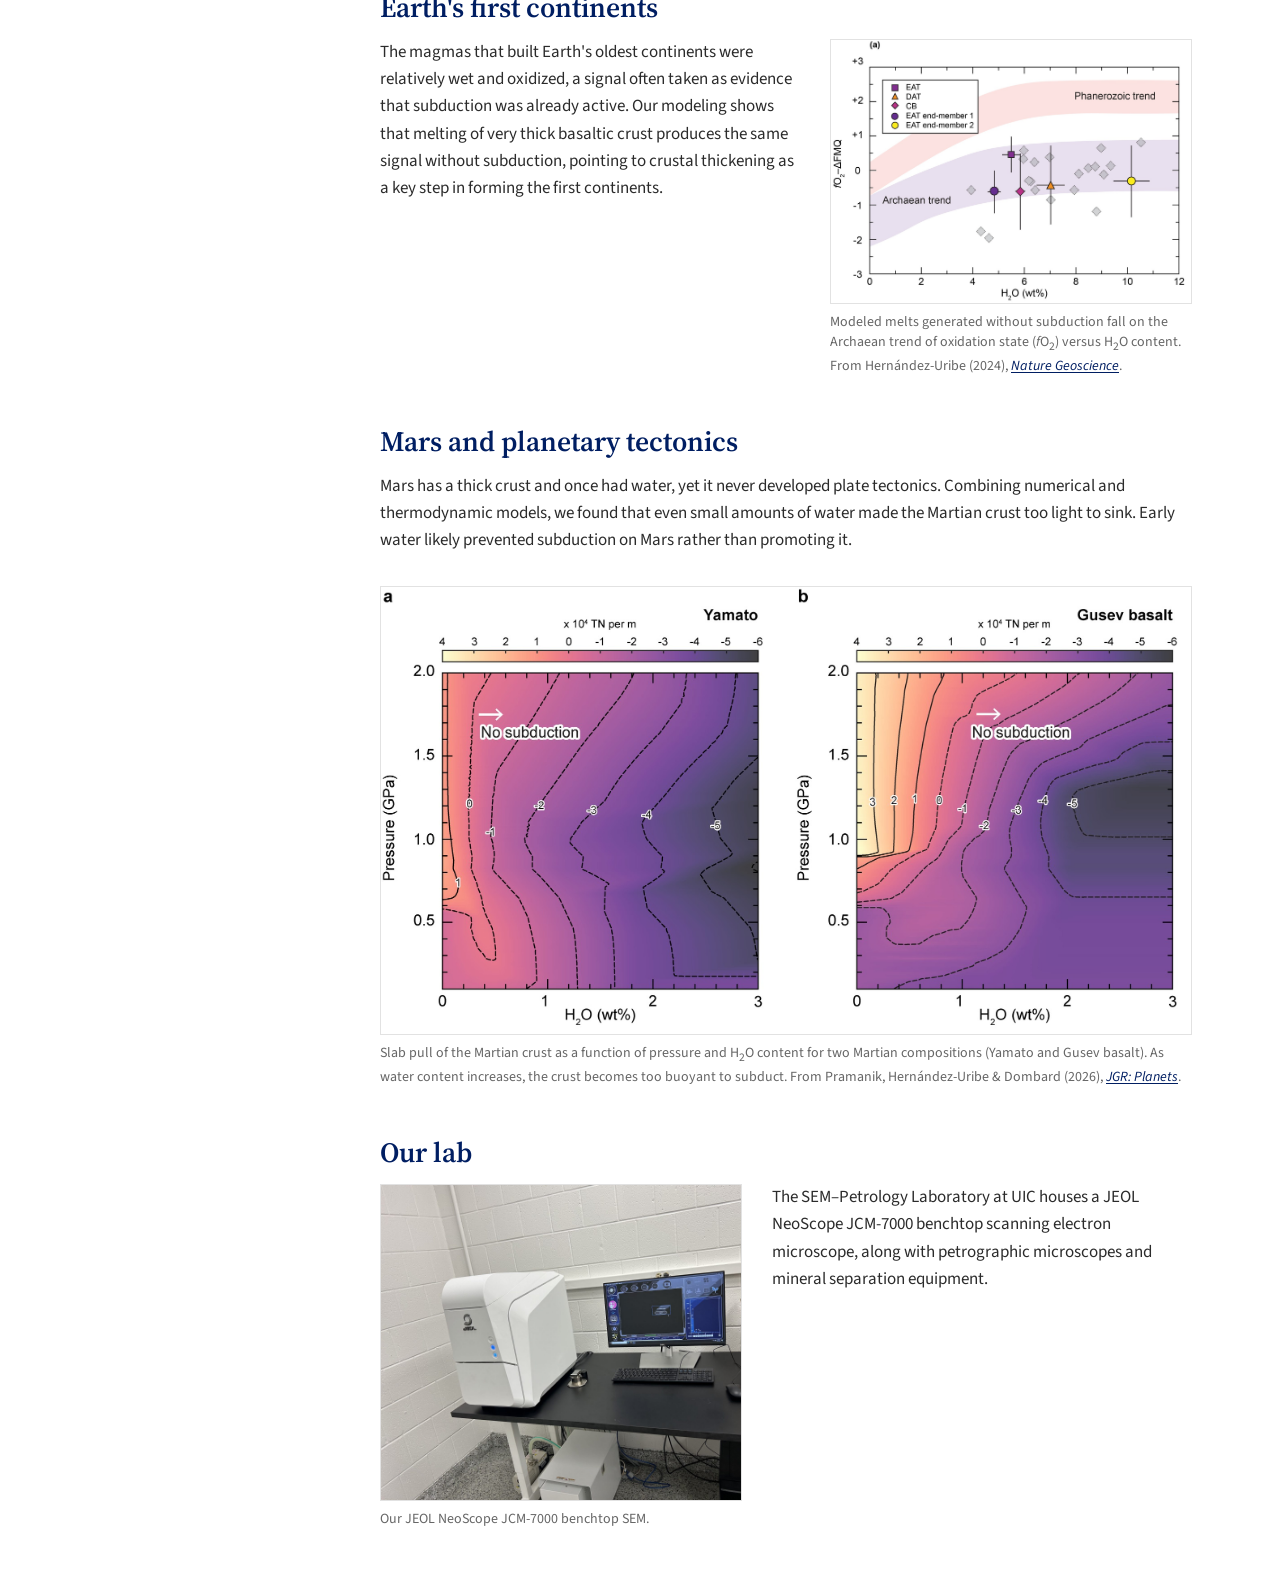
<file: pages/research.html>
<!DOCTYPE html>
<html lang="en">

<head>
    <meta charset="UTF-8">
    <meta name="viewport" content="width=device-width, initial-scale=1.0">

    <title>David Hernández Uribe 🔬 | Research</title>

    <!-- Search engines and link previews -->
    <meta name="description" content="Research in the Hernández Uribe group at UIC: porphyry Cu deposits, subduction zones, Earth's first continents, and Mars, combining thermodynamic modeling with field and lab work.">
    <meta name="author" content="David Hernández Uribe">
    <link rel="canonical" href="https://davidh-u.github.io/davidhu/pages/research.html">
    <meta property="og:type" content="website">
    <meta property="og:title" content="David Hernández Uribe 🔬 | Research">
    <meta property="og:description" content="Research in the Hernández Uribe group at UIC: porphyry Cu deposits, subduction zones, Earth's first continents, and Mars, combining thermodynamic modeling with field and lab work.">
    <meta property="og:url" content="https://davidh-u.github.io/davidhu/pages/research.html">
    <meta property="og:image" content="https://davidh-u.github.io/davidhu/profile.jpg">


    <link rel="preconnect" href="https://fonts.googleapis.com">
    <link rel="preconnect" href="https://fonts.gstatic.com" crossorigin>
    <link href="https://fonts.googleapis.com/css2?family=Source+Sans+3:ital,wght@0,400;0,600;1,400&family=Source+Serif+4:opsz,wght@8..60,400;8..60,600&display=swap" rel="stylesheet">
    <link rel="stylesheet" href="../style.css">
    <link rel="icon" href="data:image/svg+xml,<svg xmlns='http://www.w3.org/2000/svg' viewBox='0 0 100 100'><text y='.9em' font-size='90'>🪨</text></svg>">
</head>

<body>

    <div class="banner"></div>

    <div class="page">

    <header>
        <h1>David Hernández Uribe</h1>

        <p class="subtitle">
            Assistant Professor | University of Illinois Chicago
        </p>

        <nav>
            <a href="../index.html">Home</a>
            <a href="research.html" aria-current="page">Research</a>
            <a href="team.html">Team</a>
            <a href="publications.html">Publications</a>
            <a href="photos.html">Photos</a>
        </nav>
    </header>

    <div class="layout">

        <aside class="sidebar">

            <img class="avatar" src="../profile.jpg" alt="David Hernández Uribe">

            <p class="sidebar-name">David Hernández Uribe</p>

            <p class="sidebar-position">
                Assistant Professor<br>
                Department of Earth and Environmental Sciences<br>
                University of Illinois Chicago
            </p>

            <ul class="sidebar-links">
                <li>
                    <a href="mailto:davidhu@uic.edu">
                        <!-- envelope icon -->
                        <svg viewBox="0 0 24 24" aria-hidden="true"><path d="M3 5h18a1 1 0 0 1 1 1v12a1 1 0 0 1-1 1H3a1 1 0 0 1-1-1V6a1 1 0 0 1 1-1zm9 7.2L4.4 7H19.6L12 12.2zM4 8.8V17h16V8.8l-7.4 5a1 1 0 0 1-1.2 0L4 8.8z"/></svg>
                        Email
                    </a>
                </li>
                <li>
                    <a href="https://scholar.google.com/citations?user=upvPowYAAAAJ&amp;hl=en" target="_blank" rel="noopener">
                        <!-- graduation-cap icon -->
                        <svg viewBox="0 0 24 24" aria-hidden="true"><path d="M12 3 1 9l11 6 9-4.9V17h2V9L12 3zM5 13.2v4L12 21l7-3.8v-4L12 17l-7-3.8z"/></svg>
                        Google Scholar
                    </a>
                </li>
            </ul>

        </aside>

        <!-- ===== Main content ===== -->
        <main>

            <section>
                <h2>Research</h2>
                <p class="lead">
                    We work at the intersection of petrology, geochemistry, and tectonics. Most of our projects start with a model and end with a rock: thermodynamic modeling predicts how rocks and magmas evolve, and field and laboratory data put those predictions to the test.
                </p>
                <p class="area-links">
                    <a href="#porphyry">Porphyry Cu deposits</a>
                    <a href="#subduction">Subduction zones</a>
                    <a href="#continents">Earth's first continents</a>
                    <a href="#mars">Mars and planetary tectonics</a>
                    <a href="#lab">Our lab</a>
                </p>
            </section>

            <section class="research-area" id="porphyry">
                <h2>Porphyry Cu deposits</h2>
                <div class="area-grid">
                <div class="area-text">
                    <p>Porphyry deposits are the main source of the world's copper, a metal essential for electrification. They form from oxidized, water-rich magmas, and a central question is how magmas acquire those properties. Our modeling points to an oxidized mantle source and very high water contents, rather than deep garnet fractionation, and shows that widely used zircon-based fertility indicators must be interpreted with care.</p>
                    <p>In the field, our NSF-funded work in Sonora, Mexico, compares ore-bearing and barren intrusions to identify when and why fertile magmas formed. Current projects extend this to magmatic cumulates, titanite and apatite petrochronology, orogenic gold systems, and deposits in Chile and Baja California.</p>
                </div>
                <figure class="research-fig ">
                    <a href="../images/research/luz-del-cobre-sonora.jpg" target="_blank" rel="noopener" title="Open full size"><img src="../images/research/luz-del-cobre-sonora.jpg" alt="Field team and truck on a mine road at Luz del Cobre, Sonora" loading="lazy"></a>
                    <figcaption>Fieldwork at Luz del Cobre, Sonora, Mexico.</figcaption>
                </figure>
                </div>
                
            </section>
            <section class="research-area flip" id="subduction">
                <h2>Subduction zones</h2>
                <div class="area-grid">
                <div class="area-text">
                    <p>As oceanic plates sink, their minerals break down and release water and other elements that fuel arc volcanism and can trigger earthquakes. We model these reactions and compare the results with high-pressure rocks returned to the surface in Mexico, China, and Baja California, including the youngest eclogites known in the North American Cordillera.</p>
                    <p>This work has shown, for example, that lawsonite eclogite forms only in cold, mature subduction zones, and that mineral dehydration helped trigger the 2017 Puebla–Morelos earthquake in Mexico.</p>
                </div>
                <figure class="research-fig ">
                    <a href="../images/research/puerto-nuevo-eclogite.jpg" target="_blank" rel="noopener" title="Open full size"><img src="../images/research/puerto-nuevo-eclogite.jpg" alt="Large eclogite block with a rock hammer for scale" loading="lazy"></a>
                    <figcaption>An eclogite block in the Puerto Nuevo mélange, Baja California Sur, Mexico.</figcaption>
                </figure>
                </div>
                
            </section>
            <section class="research-area" id="continents">
                <h2>Earth's first continents</h2>
                <div class="area-grid">
                <div class="area-text">
                    <p>The magmas that built Earth's oldest continents were relatively wet and oxidized, a signal often taken as evidence that subduction was already active. Our modeling shows that melting of very thick basaltic crust produces the same signal without subduction, pointing to crustal thickening as a key step in forming the first continents.</p>
                </div>
                <figure class="research-fig ">
                    <a href="../images/research/archean-magmas-model.jpg" target="_blank" rel="noopener" title="Open full size"><img src="../images/research/archean-magmas-model.jpg" alt="Plot of oxygen fugacity versus water content comparing modeled melts with Archaean and Phanerozoic trends" loading="lazy"></a>
                    <figcaption>Modeled melts generated without subduction fall on the Archaean trend of oxidation state (<em>f</em>O<sub>2</sub>) versus H<sub>2</sub>O content. From Hernández-Uribe (2024), <a href="https://doi.org/10.1038/s41561-024-01489-z" target="_blank" rel="noopener"><em>Nature Geoscience</em></a>.</figcaption>
                </figure>
                </div>
                
            </section>
            <section class="research-area below" id="mars">
                <h2>Mars and planetary tectonics</h2>
                <div class="area-grid">
                <div class="area-text">
                    <p>Mars has a thick crust and once had water, yet it never developed plate tectonics. Combining numerical and thermodynamic models, we found that even small amounts of water made the Martian crust too light to sink. Early water likely prevented subduction on Mars rather than promoting it.</p>
                </div>
                
                </div>
                <figure class="research-fig wide">
                    <a href="../images/research/mars-slab-pull-model.jpg" target="_blank" rel="noopener" title="Open full size"><img src="../images/research/mars-slab-pull-model.jpg" alt="Two contour plots of slab pull versus pressure and water content for Martian basalt compositions" loading="lazy"></a>
                    <figcaption>Slab pull of the Martian crust as a function of pressure and H<sub>2</sub>O content for two Martian compositions (Yamato and Gusev basalt). As water content increases, the crust becomes too buoyant to subduct. From Pramanik, Hernández-Uribe &amp; Dombard (2026), <a href="https://doi.org/10.1029/2026JE009718" target="_blank" rel="noopener"><em>JGR: Planets</em></a>.</figcaption>
                </figure>
            </section>

            <section class="research-area flip" id="lab">
                <h2>Our lab</h2>
                <div class="area-grid">
                <div class="area-text">
                    <p>The SEM–Petrology Laboratory at UIC houses a JEOL NeoScope JCM-7000 benchtop scanning electron microscope, along with petrographic microscopes and mineral separation equipment.</p>
                </div>
                <figure class="research-fig ">
                    <a href="../images/research/sem-lab.jpg" target="_blank" rel="noopener" title="Open full size"><img src="../images/research/sem-lab.jpg" alt="JEOL NeoScope benchtop scanning electron microscope next to its computer workstation" loading="lazy"></a>
                    <figcaption>Our JEOL NeoScope JCM-7000 benchtop SEM.</figcaption>
                </figure>
                </div>
                
            </section>


        </main>

    </div>

    </div>


    <!-- Visitor statistics (GoatCounter): https://davidhu.goatcounter.com -->
    <script data-goatcounter="https://davidhu.goatcounter.com/count" async src="https://gc.zgo.at/count.js"></script>

</body>

</html>
</file>
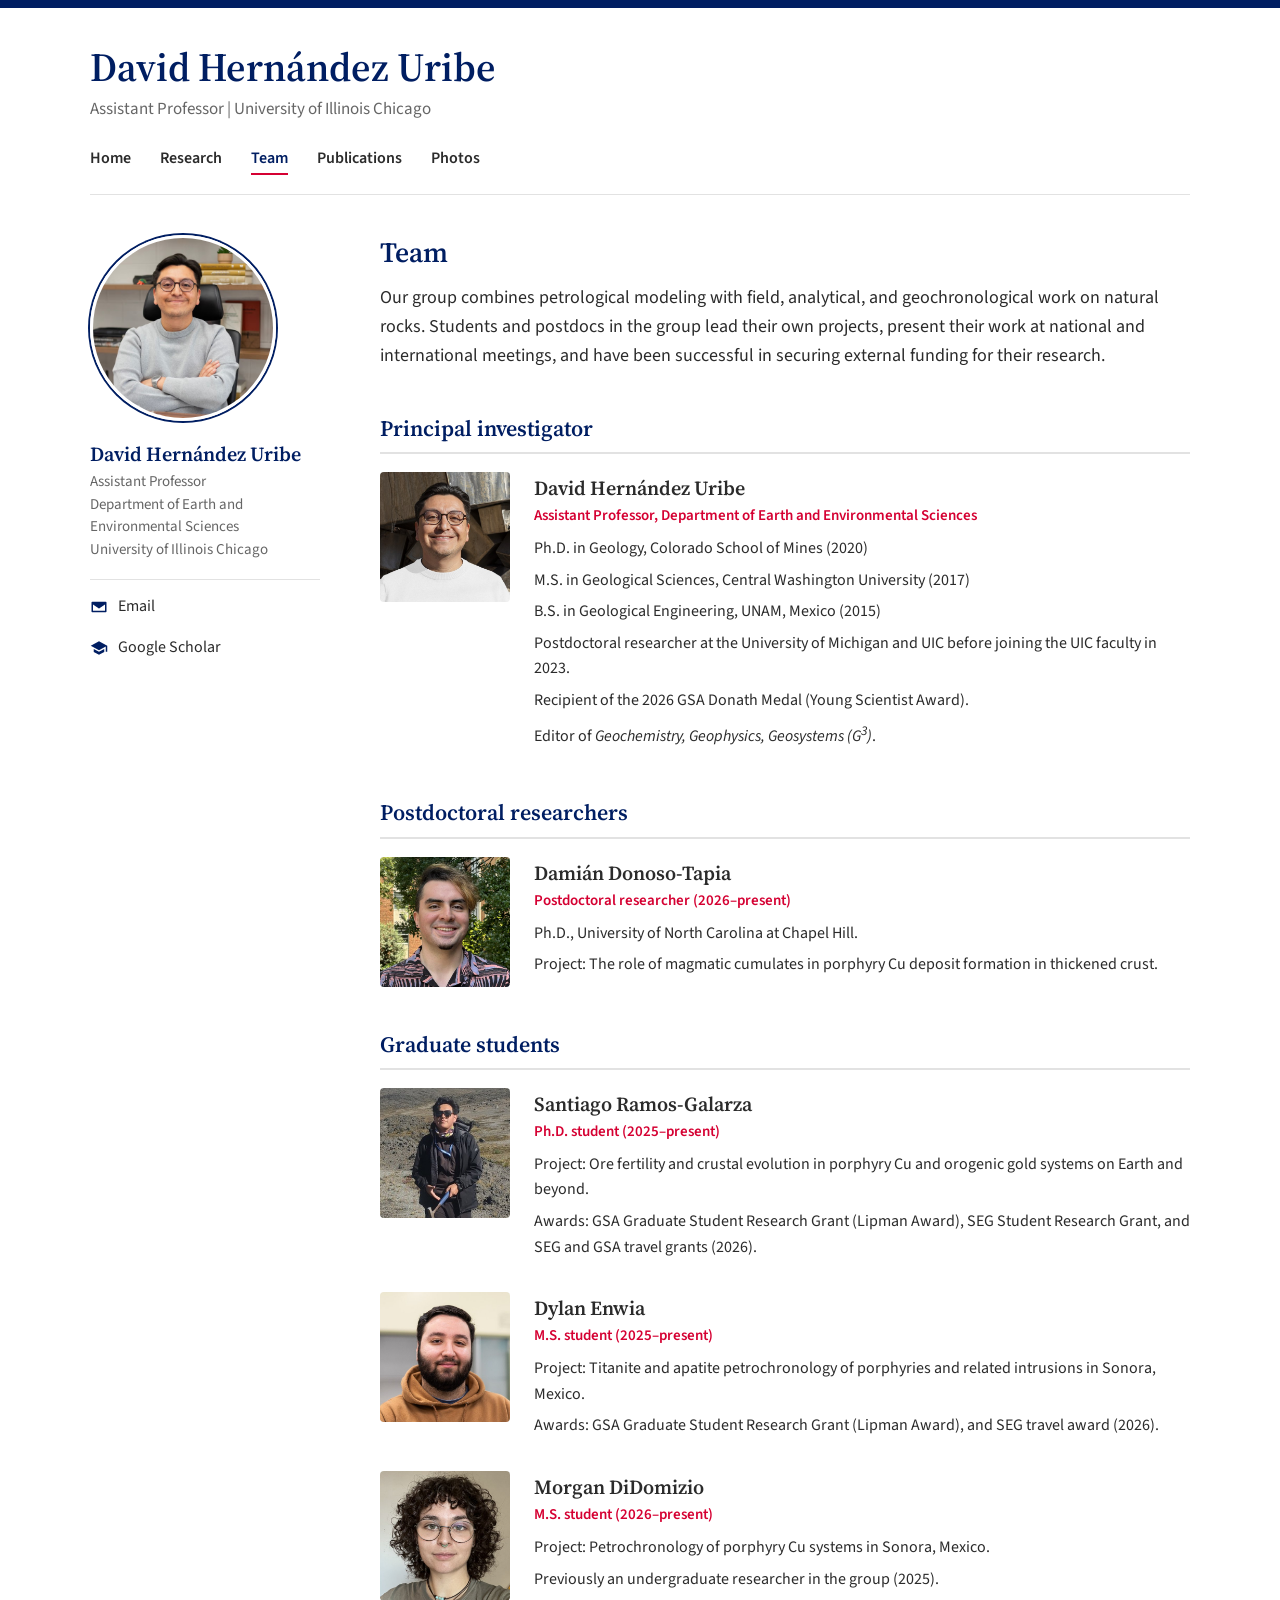
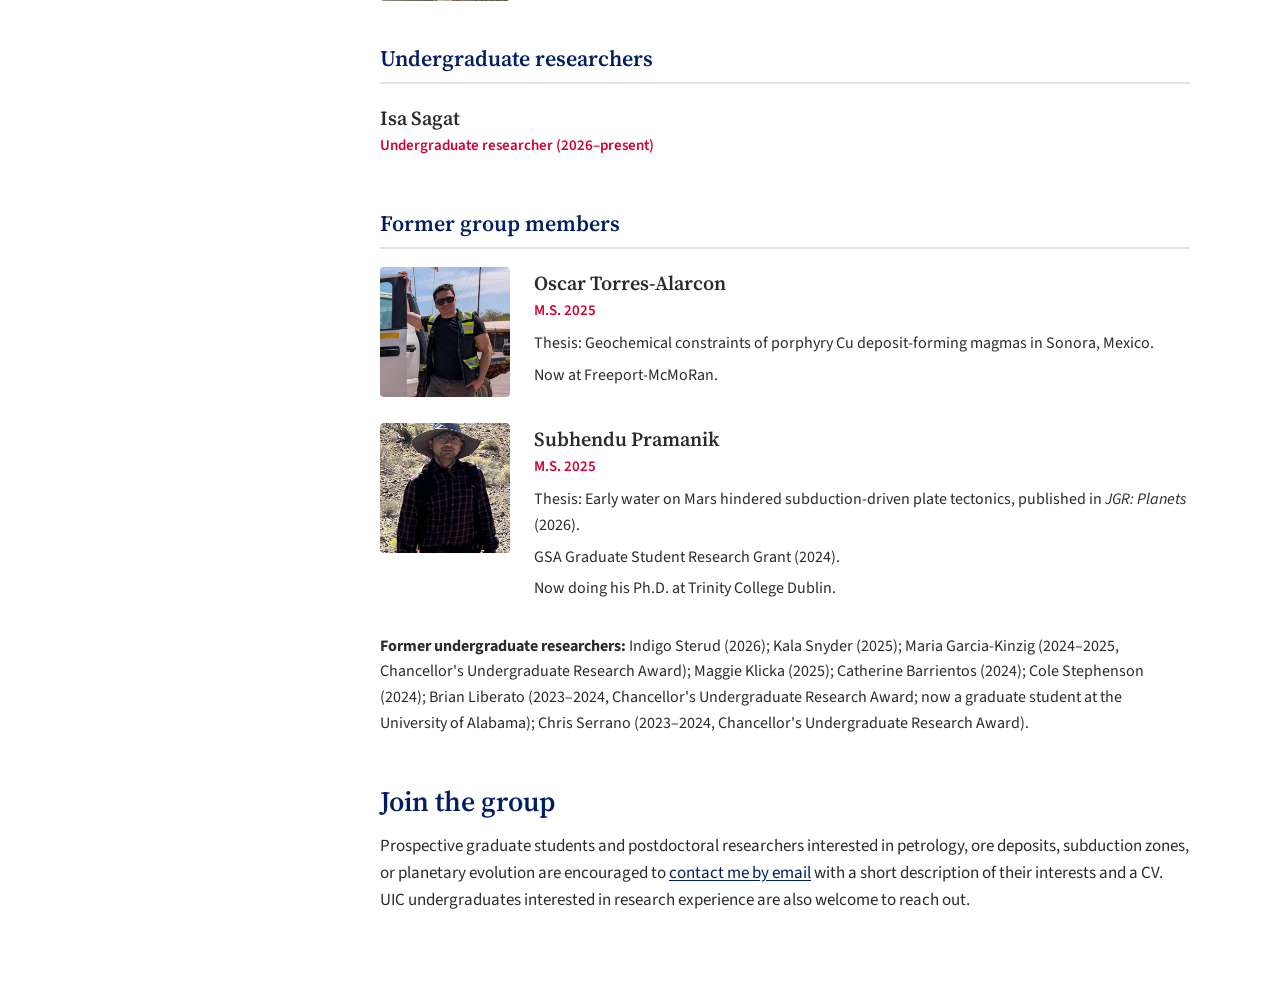
<file: pages/team.html>
<!DOCTYPE html>
<html lang="en">

<head>
    <meta charset="UTF-8">
    <meta name="viewport" content="width=device-width, initial-scale=1.0">

    <title>David Hernández Uribe 🔬 | Team</title>

    <!-- Search engines and link previews -->
    <meta name="description" content="Members of David Hernández Uribe's petrology research group at the University of Illinois Chicago: postdocs, graduate students, undergraduates, and alumni.">
    <meta name="author" content="David Hernández Uribe">
    <link rel="canonical" href="https://davidh-u.github.io/davidhu/pages/team.html">
    <meta property="og:type" content="website">
    <meta property="og:title" content="David Hernández Uribe 🔬 | Team">
    <meta property="og:description" content="Members of David Hernández Uribe's petrology research group at the University of Illinois Chicago: postdocs, graduate students, undergraduates, and alumni.">
    <meta property="og:url" content="https://davidh-u.github.io/davidhu/pages/team.html">
    <meta property="og:image" content="https://davidh-u.github.io/davidhu/profile.jpg">


    <link rel="preconnect" href="https://fonts.googleapis.com">
    <link rel="preconnect" href="https://fonts.gstatic.com" crossorigin>
    <link href="https://fonts.googleapis.com/css2?family=Source+Sans+3:ital,wght@0,400;0,600;1,400&family=Source+Serif+4:opsz,wght@8..60,400;8..60,600&display=swap" rel="stylesheet">
    <link rel="stylesheet" href="../style.css">
    <link rel="icon" href="data:image/svg+xml,<svg xmlns='http://www.w3.org/2000/svg' viewBox='0 0 100 100'><text y='.9em' font-size='90'>🪨</text></svg>">
</head>

<body>

    <div class="banner"></div>

    <div class="page">

    <header>
        <h1>David Hernández Uribe</h1>

        <p class="subtitle">
            Assistant Professor | University of Illinois Chicago
        </p>

        <nav>
            <a href="../index.html">Home</a>
            <a href="research.html">Research</a>
            <a href="team.html" aria-current="page">Team</a>
            <a href="publications.html">Publications</a>
            <a href="photos.html">Photos</a>
        </nav>
    </header>

    <div class="layout">

        <aside class="sidebar">

            <img class="avatar" src="../profile.jpg" alt="David Hernández Uribe">

            <p class="sidebar-name">David Hernández Uribe</p>

            <p class="sidebar-position">
                Assistant Professor<br>
                Department of Earth and Environmental Sciences<br>
                University of Illinois Chicago
            </p>

            <ul class="sidebar-links">
                <li>
                    <a href="mailto:davidhu@uic.edu">
                        <!-- envelope icon -->
                        <svg viewBox="0 0 24 24" aria-hidden="true"><path d="M3 5h18a1 1 0 0 1 1 1v12a1 1 0 0 1-1 1H3a1 1 0 0 1-1-1V6a1 1 0 0 1 1-1zm9 7.2L4.4 7H19.6L12 12.2zM4 8.8V17h16V8.8l-7.4 5a1 1 0 0 1-1.2 0L4 8.8z"/></svg>
                        Email
                    </a>
                </li>
                <li>
                    <a href="https://scholar.google.com/citations?user=upvPowYAAAAJ&amp;hl=en" target="_blank" rel="noopener">
                        <!-- graduation-cap icon -->
                        <svg viewBox="0 0 24 24" aria-hidden="true"><path d="M12 3 1 9l11 6 9-4.9V17h2V9L12 3zM5 13.2v4L12 21l7-3.8v-4L12 17l-7-3.8z"/></svg>
                        Google Scholar
                    </a>
                </li>
            </ul>

        </aside>

        <!-- ===== Main content ===== -->
        <main>

            <section>
                <h2>Team</h2>
                <p class="lead">
                    Our group combines petrological modeling with field, analytical, and geochronological work on natural rocks. Students and postdocs in the group lead their own projects, present their work at national and international meetings, and have been successful in securing external funding for their research.
                </p>
            </section>

            <section>
                <h3 class="team-heading">Principal investigator</h3>
                <div class="member">
                    <img class="member-photo" src="../images/team/david.jpg" alt="David Hernández Uribe" loading="lazy">
                    <div class="member-info">
                        <h3>David Hernández Uribe</h3>
                        <p class="member-role">Assistant Professor, Department of Earth and Environmental Sciences</p>
                        <p>Ph.D. in Geology, Colorado School of Mines (2020)</p>
                        <p>M.S. in Geological Sciences, Central Washington University (2017)</p>
                        <p>B.S. in Geological Engineering, UNAM, Mexico (2015)</p>
                        <p>Postdoctoral researcher at the University of Michigan and UIC before joining the UIC faculty in 2023.</p>
                        <p>Recipient of the 2026 GSA Donath Medal (Young Scientist Award).</p>
                        <p>Editor of <em>Geochemistry, Geophysics, Geosystems (G<sup>3</sup>)</em>.</p>
                    </div>
                </div>
            </section>

            <section>
                <h3 class="team-heading">Postdoctoral researchers</h3>
                <div class="member">
                    <img class="member-photo" src="../images/team/damian.jpg" alt="Damián Donoso-Tapia" loading="lazy">
                    <div class="member-info">
                        <h3>Damián Donoso-Tapia</h3>
                        <p class="member-role">Postdoctoral researcher (2026–present)</p>
                        <p>Ph.D., University of North Carolina at Chapel Hill.</p>
                        <p>Project: The role of magmatic cumulates in porphyry Cu deposit formation in thickened crust.</p>
                    </div>
                </div>
            </section>

            <section>
                <h3 class="team-heading">Graduate students</h3>
                <div class="member">
                    <img class="member-photo" src="../images/team/santiago.jpg" alt="Santiago Ramos-Galarza" loading="lazy">
                    <div class="member-info">
                        <h3>Santiago Ramos-Galarza</h3>
                        <p class="member-role">Ph.D. student (2025–present)</p>
                        <p>Project: Ore fertility and crustal evolution in porphyry Cu and orogenic gold systems on Earth and beyond.</p>
                        <p>Awards: GSA Graduate Student Research Grant (Lipman Award), SEG Student Research Grant, and SEG and GSA travel grants (2026).</p>
                    </div>
                </div>
                <div class="member">
                    <img class="member-photo" src="../images/team/dylan.jpg" alt="Dylan Enwia" loading="lazy">
                    <div class="member-info">
                        <h3>Dylan Enwia</h3>
                        <p class="member-role">M.S. student (2025–present)</p>
                        <p>Project: Titanite and apatite petrochronology of porphyries and related intrusions in Sonora, Mexico.</p>
                        <p>Awards: GSA Graduate Student Research Grant (Lipman Award), and SEG travel award (2026).</p>
                    </div>
                </div>
                <div class="member">
                    <img class="member-photo" src="../images/team/morgan.jpg" alt="Morgan DiDomizio" loading="lazy">
                    <div class="member-info">
                        <h3>Morgan DiDomizio</h3>
                        <p class="member-role">M.S. student (2026–present)</p>
                        <p>Project: Petrochronology of porphyry Cu systems in Sonora, Mexico.</p>
                        <p>Previously an undergraduate researcher in the group (2025).</p>
                    </div>
                </div>
            </section>

            <section>
                <h3 class="team-heading">Undergraduate researchers</h3>
                <div class="member no-photo">
                    <div class="member-info">
                        <h3>Isa Sagat</h3>
                        <p class="member-role">Undergraduate researcher (2026–present)</p>

                    </div>
                </div>
            </section>

            <section>
                <h3 class="team-heading">Former group members</h3>
                <div class="member">
                    <img class="member-photo" src="../images/team/oscar.jpg" alt="Oscar Torres-Alarcon" loading="lazy">
                    <div class="member-info">
                        <h3>Oscar Torres-Alarcon</h3>
                        <p class="member-role">M.S. 2025</p>
                        <p>Thesis: Geochemical constraints of porphyry Cu deposit-forming magmas in Sonora, Mexico.</p>
                        <p>Now at Freeport-McMoRan.</p>
                    </div>
                </div>
                <div class="member">
                    <img class="member-photo" src="../images/team/subhendu.jpg" alt="Subhendu Pramanik" loading="lazy">
                    <div class="member-info">
                        <h3>Subhendu Pramanik</h3>
                        <p class="member-role">M.S. 2025</p>
                        <p>Thesis: Early water on Mars hindered subduction-driven plate tectonics, published in <em>JGR: Planets</em> (2026).</p>
                        <p>GSA Graduate Student Research Grant (2024).</p>
                        <p>Now doing his Ph.D. at Trinity College Dublin.</p>
                    </div>
                </div>

                <p class="former-ug"><strong>Former undergraduate researchers:</strong> Indigo Sterud (2026); Kala Snyder (2025); Maria Garcia-Kinzig (2024–2025, Chancellor's Undergraduate Research Award); Maggie Klicka (2025); Catherine Barrientos (2024); Cole Stephenson (2024); Brian Liberato (2023–2024, Chancellor's Undergraduate Research Award; now a graduate student at the University of Alabama); Chris Serrano (2023–2024, Chancellor's Undergraduate Research Award).</p>
            </section>

            <section>
                <h2>Join the group</h2>
                <p>
                    Prospective graduate students and postdoctoral researchers interested in petrology, ore deposits, subduction zones, or planetary evolution are encouraged to <a href="mailto:davidhu@uic.edu">contact me by email</a> with a short description of their interests and a CV. UIC undergraduates interested in research experience are also welcome to reach out.
                </p>
            </section>

        </main>

    </div>

    </div>


    <!-- Visitor statistics (GoatCounter): https://davidhu.goatcounter.com -->
    <script data-goatcounter="https://davidhu.goatcounter.com/count" async src="https://gc.zgo.at/count.js"></script>

</body>

</html>
</file>
<file: style.css>
/* ============================================================
   Colors and fonts (change them here to update the whole site)
   ============================================================ */

:root {
    --text: #2b2b2b;
    --muted: #666;
    --line: #e2e2e2;
    --bg: #ffffff;
    --uic-blue: #001e62;   /* UIC navy */
    --uic-red: #d50032;    /* UIC flames red */
    --serif: "Source Serif 4", Georgia, "Times New Roman", serif;
    --sans: "Source Sans 3", "Helvetica Neue", Arial, sans-serif;
}

body {
    margin: 0;
    font-family: var(--sans);
    font-size: 17px;
    line-height: 1.6;
    color: var(--text);
    background: var(--bg);
}

.page {
    max-width: 1100px;
    margin: 0 auto;
    padding: 36px 40px 60px;
}


/* Blue strip across the top */

.banner {
    height: 8px;
    background: var(--uic-blue);
}


/* Header */

header {
    padding-bottom: 22px;
    border-bottom: 1px solid var(--line);
}

h1 {
    font-family: var(--serif);
    font-size: 40px;
    font-weight: 600;
    line-height: 1.15;
    margin: 0;
    color: var(--uic-blue);
}

.subtitle {
    font-size: 17px;
    color: var(--muted);
    margin: 6px 0 0;
}


/* Navigation */

nav {
    margin-top: 22px;
}

nav a {
    color: var(--text);
    text-decoration: none;
    margin-right: 26px;
    font-size: 16px;
    font-weight: 600;
    padding-bottom: 4px;
    border-bottom: 2px solid transparent;
}

nav a:hover {
    border-bottom-color: var(--line);
}

nav a[aria-current="page"] {
    color: var(--uic-blue);
    border-bottom-color: var(--uic-red);
}


/* Two-column layout: sidebar + content */

.layout {
    display: flex;
    gap: 60px;
    align-items: flex-start;
    margin-top: 40px;
}


/* Sidebar */

.sidebar {
    width: 230px;
    flex-shrink: 0;
    position: sticky;
    top: 30px;
}

.avatar {
    width: 180px;
    height: 180px;
    border-radius: 50%;
    object-fit: cover;
    display: block;
    border: 3px solid var(--bg);
    box-shadow: 0 0 0 2px var(--uic-blue);
}

.sidebar-name {
    font-family: var(--serif);
    font-size: 20px;
    font-weight: 600;
    color: var(--uic-blue);
    margin: 20px 0 4px;
    line-height: 1.3;
}

.sidebar-position {
    font-size: 15px;
    color: var(--muted);
    margin: 0 0 18px;
    line-height: 1.5;
}

.sidebar-links {
    list-style: none;
    padding: 14px 0 0;
    margin: 0;
    border-top: 1px solid var(--line);
}

.sidebar-links li {
    margin-bottom: 10px;
}

.sidebar-links a {
    display: inline-flex;
    align-items: center;
    gap: 10px;
    color: var(--text);
    text-decoration: none;
    font-size: 16px;
}

.sidebar-links a:hover {
    color: var(--uic-blue);
    text-decoration: underline;
}

.sidebar-links svg {
    width: 18px;
    height: 18px;
    fill: var(--uic-blue);
    flex-shrink: 0;
}


/* Main content */

main {
    flex: 1;
    min-width: 0;
}

.page > main {
    margin-top: 36px;
}

h2 {
    font-family: var(--serif);
    font-size: 28px;
    font-weight: 600;
    color: var(--uic-blue);
    line-height: 1.25;
    margin: 48px 0 14px;
}

main > section:first-child h2,
.page > main > h2:first-child {
    margin-top: 0;
}

p {
    margin: 0 0 14px;
}

main a {
    color: var(--uic-blue);
    text-underline-offset: 2px;
}

main a:hover {
    color: var(--uic-red);
}

a:focus-visible,
button:focus-visible {
    outline: 2px solid var(--uic-red);
    outline-offset: 3px;
}


/* Home page: research themes */

.themes {
    display: grid;
    grid-template-columns: repeat(3, 1fr);
    gap: 28px;
}

.theme {
    border-top: 3px solid var(--uic-blue);
    padding-top: 12px;
}

.theme h3 {
    font-family: var(--serif);
    font-size: 19px;
    font-weight: 600;
    line-height: 1.3;
    margin: 0 0 8px;
}

.theme p {
    font-size: 16px;
    margin: 0;
    color: #444;
}

.more-link {
    margin-top: 20px;
    font-weight: 600;
}


/* News */

.news-list {
    max-height: 440px;
    overflow-y: auto;
    border: 1px solid var(--line);
    padding: 0 22px 8px;
}

.news-year {
    font-family: var(--serif);
    font-size: 21px;
    font-weight: 600;
    color: var(--uic-blue);
    margin: 0;
    padding: 14px 0 6px;
    border-bottom: 2px solid var(--line);
    background: var(--bg);
    position: sticky;
    top: 0;
}

.news-item {
    padding: 14px 0;
    border-bottom: 1px solid #eee;
}

.news-item:last-child {
    border-bottom: none;
}

.news-item p {
    margin: 0;
}

.news-item p.news-date {
    font-size: 14px;
    font-weight: 600;
    color: var(--uic-red);
    margin-bottom: 3px;
}


/* Photos page */

.photo-intro {
    color: var(--muted);
    max-width: 700px;
}

.gallery {
    display: grid;
    grid-template-columns: repeat(auto-fill, minmax(260px, 1fr));
    gap: 24px;
    margin-top: 20px;
}

.gallery figure {
    margin: 0;
}

.gallery button {
    all: unset;
    cursor: zoom-in;
    display: block;
    width: 100%;
}

.gallery img {
    width: 100%;
    aspect-ratio: 4 / 3;
    object-fit: cover;
    display: block;
    background: #eee;
}

.gallery figcaption {
    font-size: 15px;
    color: #555;
    margin-top: 8px;
    line-height: 1.45;
}

.lightbox {
    border: none;
    padding: 0;
    background: transparent;
    max-width: 92vw;
    max-height: 92vh;
}

.lightbox::backdrop {
    background: rgba(0, 0, 0, 0.85);
}

.lightbox img {
    max-width: 92vw;
    max-height: 82vh;
    display: block;
    margin: 0 auto;
}

.lightbox p {
    color: #eee;
    text-align: center;
    font-size: 15px;
    margin: 12px 0 0;
}

.lightbox-close {
    position: fixed;
    top: 16px;
    right: 22px;
    background: none;
    border: none;
    color: #fff;
    font-size: 34px;
    cursor: pointer;
    line-height: 1;
}


/* Tablets and phones */

@media (max-width: 900px) {
    .themes {
        grid-template-columns: 1fr;
        gap: 22px;
    }
}

@media (max-width: 760px) {
    .page {
        padding: 24px 22px 48px;
    }


    h1 {
        font-size: 32px;
    }

    nav a {
        display: inline-block;
        margin: 0 18px 8px 0;
    }

    .layout {
        flex-direction: column;
        gap: 30px;
    }

    .sidebar {
        position: static;
        width: 100%;
        text-align: center;
    }

    .avatar {
        margin: 0 auto;
        width: 150px;
        height: 150px;
    }

    .sidebar-links a {
        justify-content: center;
    }
}

.photo-section {
    font-family: var(--serif);
    font-size: 22px;
    font-weight: 600;
    color: var(--text);
    margin: 40px 0 8px;
}


/* Shared: lead paragraph and image placeholders */

.lead {
    font-size: 18px;
}

.placeholder {
    margin: 0;
}

.placeholder img {
    width: 100%;
    display: block;
}

.placeholder-box {
    aspect-ratio: 4 / 3;
    border: 2px dashed #c9ced8;
    background: #f5f6f8;
    color: #8a93a3;
    display: flex;
    align-items: center;
    justify-content: center;
    text-align: center;
    font-size: 14px;
    padding: 16px;
}

.placeholder figcaption {
    font-size: 14px;
    font-style: italic;
    color: var(--muted);
    margin-top: 8px;
}

.placeholder.wide .placeholder-box {
    aspect-ratio: 16 / 5;
}

.placeholder.wide {
    margin: 10px 0 24px;
}


/* Research page */

.area-links {
    display: flex;
    flex-wrap: wrap;
    gap: 8px 22px;
    font-weight: 600;
    font-size: 15px;
}

.research-area {
    scroll-margin-top: 20px;
}

.area-grid {
    display: grid;
    grid-template-columns: 1fr 300px;
    gap: 32px;
    align-items: start;
}

.research-area.flip .area-grid {
    grid-template-columns: 300px 1fr;
}

.research-area.flip .area-text {
    order: 2;
}


/* Team page */

.team-heading {
    font-family: var(--serif);
    font-size: 22px;
    font-weight: 600;
    color: var(--uic-blue);
    border-bottom: 2px solid var(--line);
    padding-bottom: 6px;
    margin: 40px 0 18px;
}

.member {
    display: flex;
    gap: 24px;
    align-items: flex-start;
    margin-bottom: 26px;
}

.member-photo {
    width: 130px;
    height: 130px;
    flex-shrink: 0;
    object-fit: cover;
    border-radius: 4px;
}

.placeholder-photo {
    border: 2px dashed #c9ced8;
    background: #f5f6f8;
    color: #8a93a3;
    display: flex;
    align-items: center;
    justify-content: center;
    font-family: var(--serif);
    font-size: 30px;
}

.member-info h3 {
    font-family: var(--serif);
    font-size: 20px;
    font-weight: 600;
    margin: 0;
}

.member-info p {
    margin: 0 0 6px;
    font-size: 16px;
}

.member-info p.member-role {
    color: var(--uic-red);
    font-weight: 600;
    font-size: 15px;
    margin-bottom: 8px;
}

.former-ug {
    font-size: 16px;
    margin-top: 10px;
}


/* Publications page */

.updated {
    color: var(--muted);
    font-size: 15px;
}

.pub-key {
    font-size: 14px;
    color: var(--muted);
}

.pub-year {
    font-family: var(--serif);
    font-size: 22px;
    font-weight: 600;
    color: var(--uic-blue);
    border-bottom: 2px solid var(--line);
    padding-bottom: 4px;
    margin: 32px 0 12px;
}

.pubs {
    padding-left: 38px;
    margin: 0;
}

.pubs li {
    margin-bottom: 14px;
    font-size: 16px;
    line-height: 1.55;
}

.pubs li::marker {
    color: var(--muted);
    font-size: 14px;
}

.pubs a {
    word-break: break-word;
}


@media (max-width: 900px) {
    .area-grid,
    .research-area.flip .area-grid {
        grid-template-columns: 1fr;
    }

    .research-area.flip .area-text {
        order: 0;
    }
}

@media (max-width: 560px) {
    .member {
        flex-direction: column;
        gap: 12px;
    }
}


/* Research page figures */

.area-grid {
    grid-template-columns: 1fr 360px;
}

.research-area.flip .area-grid {
    grid-template-columns: 360px 1fr;
}

.research-fig {
    margin: 0;
}

.research-fig img {
    width: 100%;
    display: block;
    border: 1px solid var(--line);
}

.research-fig a:hover img {
    opacity: 0.92;
}

.research-fig figcaption {
    font-size: 14px;
    color: var(--muted);
    margin-top: 8px;
    line-height: 1.45;
}

.research-fig.wide {
    margin-top: 18px;
}

.research-area.below .area-grid {
    grid-template-columns: 1fr;
}

@media (max-width: 900px) {
    .area-grid,
    .research-area.flip .area-grid {
        grid-template-columns: 1fr;
    }
}

.pub-photo {
    margin: 10px 0 24px;
}

/* Photo gallery: three per row */
.gallery {
    grid-template-columns: repeat(3, 1fr);
    gap: 18px;
}

@media (max-width: 900px) {
    .gallery {
        grid-template-columns: repeat(2, 1fr);
    }
}

@media (max-width: 520px) {
    .gallery {
        grid-template-columns: 1fr;
    }
}

.gallery.gallery-two {
    grid-template-columns: repeat(2, 1fr);
}

@media (max-width: 520px) {
    .gallery.gallery-two {
        grid-template-columns: 1fr;
    }
}
</file>
